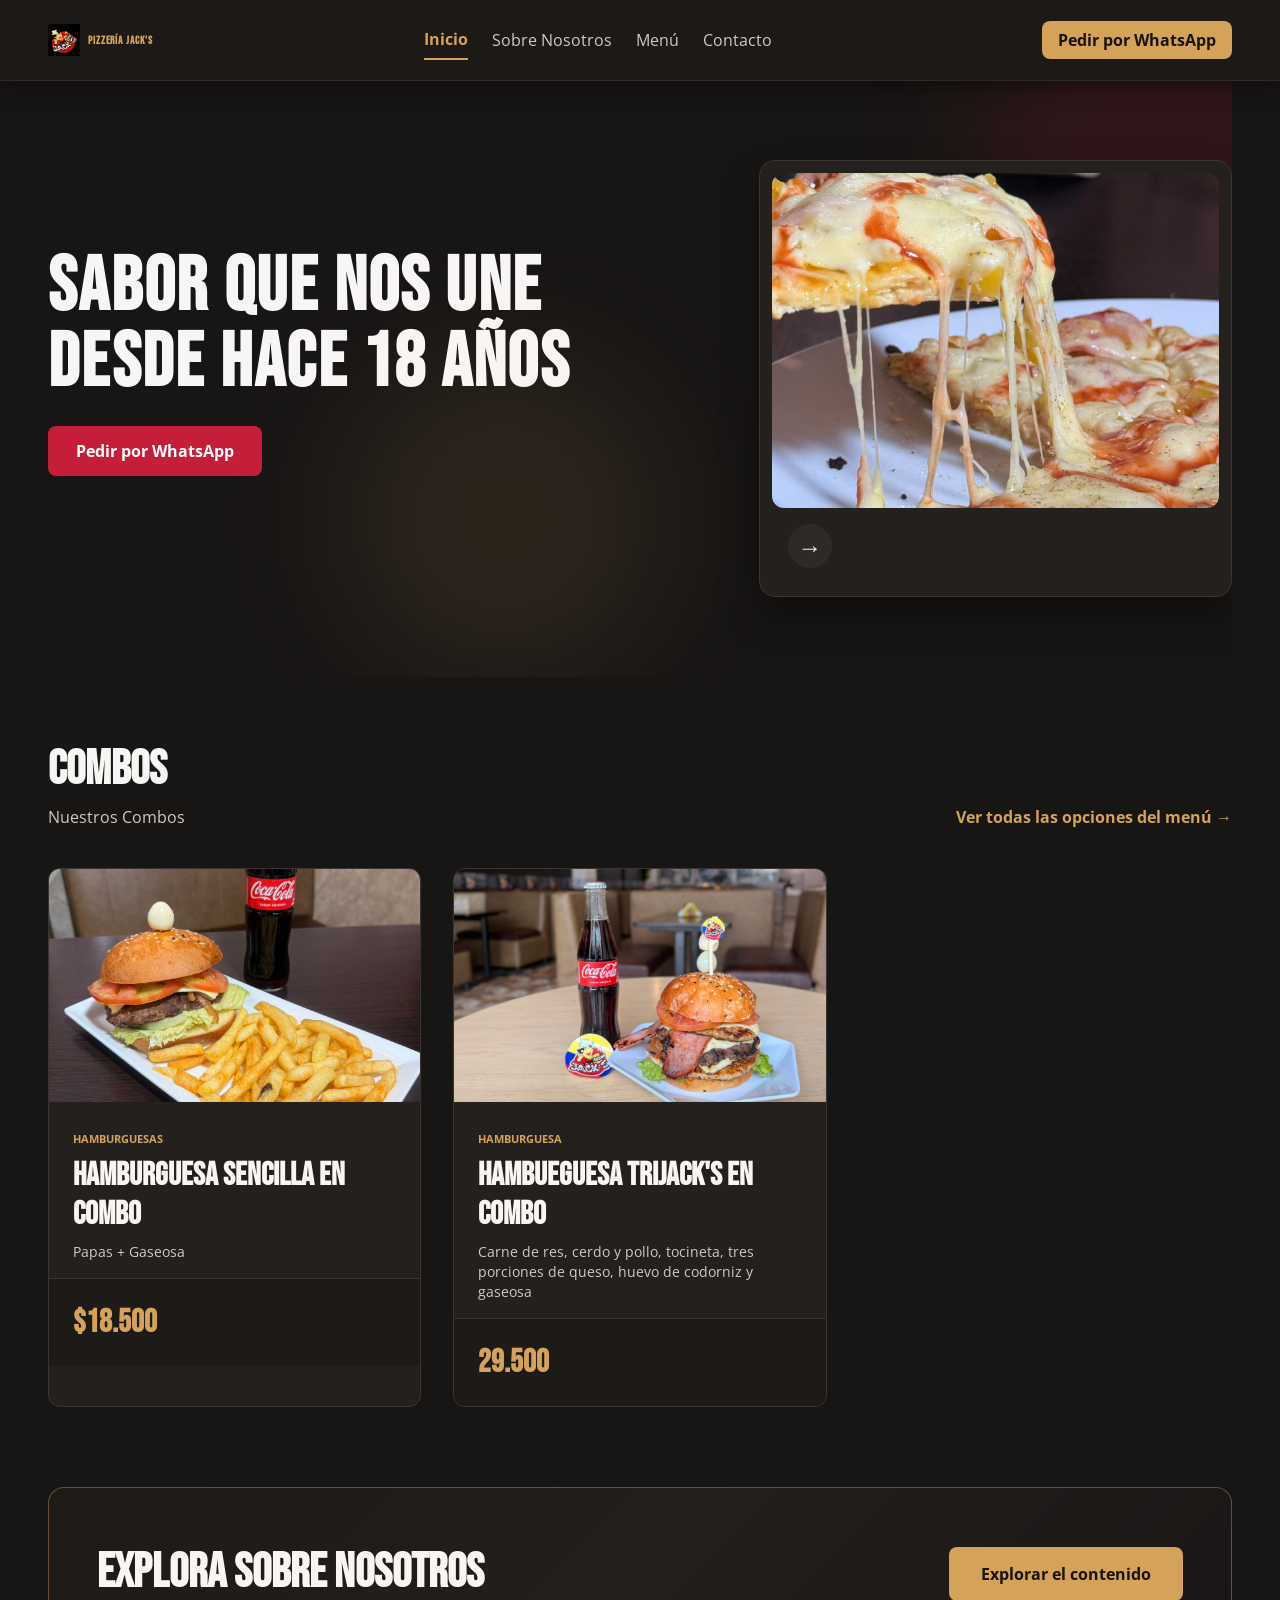
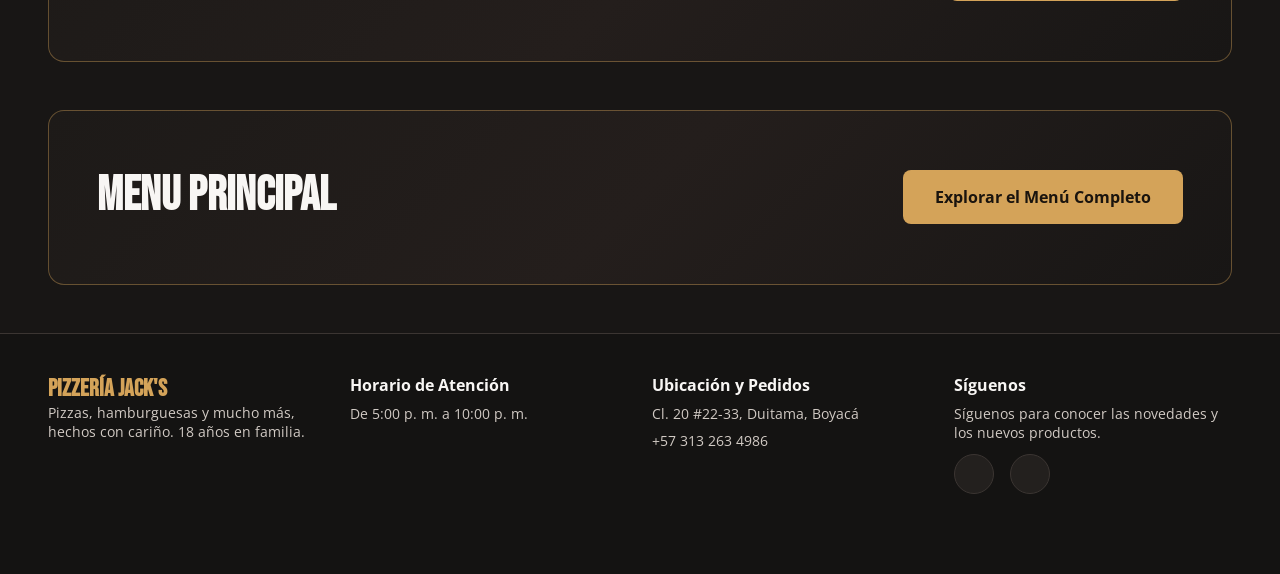
<file: index.html>
<!DOCTYPE html>
<html lang="es">
<head>
    <meta charset="utf-8">
    <meta content="width=device-width, initial-scale=1.0" name="viewport">

    <title>Pizzería JACK'S</title>

    <link href="https://fonts.googleapis.com" rel="preconnect">
    <link crossorigin="" href="https://fonts.gstatic.com" rel="preconnect">
    <link href="https://fonts.googleapis.com/css2?family=Bebas+Neue&family=Open+Sans:wght@300..800&display=swap" rel="stylesheet">

    <link rel="stylesheet" href="css/styles.css">
</head>

<body>
 
    <header class="header">
        <div class="header-contenido">

            <div class="logo-contenedor">
                <img
                    src="assets/logo/logo-jacks.jpeg"
                    alt="Pizzería JACK'S Logo"
                    class="logo"
                >

                <div class="nombre-pizzeria">
                    <span>Pizzería JACK'S</span>
                </div>
            </div>

            <!-- Botón para abrir el menú en celulares -->
            <button
                class="boton-menu-movil"
                type="button"
                aria-label="Abrir menú de navegación"
                aria-expanded="false"
                aria-controls="menu-principal"
            >
                <span></span>
                <span></span>
                <span></span>
            </button>

            <nav
                class="navegacion"
                id="menu-principal"
                aria-label="Navegación principal"
            >
                <a href="index.html" class="activo">Inicio</a>
                <a href="sobre-nosotros.html">Sobre Nosotros</a>
                <a href="menu.html">Menú</a>
                <a href="contacto.html">Contacto</a>
            </nav>

            <div class="acciones">
                <a
                    class="boton-whatsapp"
                    href="https://api.whatsapp.com/send?phone=573132634986"
                    target="_blank"
                    rel="noopener noreferrer"
                >
                    <span class="texto-boton-whatsapp">
                        Pedir por WhatsApp
                    </span>
                </a>
            </div>

        </div>
    </header>




    <main>

    <section class="hero">

        <div class="decoracion decoracion-derecha"></div>
        <div class="decoracion decoracion-izquierda"></div>

        <div class="hero-grid">

            <div class="hero-texto">

                <h1>Sabor que nos une desde hace 18 años</h1>
                <div class="botones">
                    <a
                        href="https://api.whatsapp.com/send?phone=573132634986"
                        target="_blank"
                        class="boton-pedir"
                    >
                        Pedir por WhatsApp
                    </a>
                </div>

            </div>


            <div class="pizza-destacada">

                <div class="pizza-card">

                    <div class="pizza-imagen">
                        <img src="assets/Fotos/Porción Tradicional.jpeg" alt="Pizza destacada">
                    </div>

                    <div class="pizza-info">
                                            <a
                            href="https://api.whatsapp.com/send?phone=573132634986"
                            target="_blank"
                            class="flecha"
                        >
                            →
                        </a>
                    </div>

                </div>
            </div>

        </div>
    </section>


    <!--<section class="Combos" id="combos">

        <div class="titulo-seccion">
            <div>
                <h2>Combos</h2>
                <p>Nuestros Combos</p>
            </div>

            <a href="#">Ver todas las opciones del menú →</a>
        </div>


        <div class="Combos-grid">

            <div class="combo-card">
                <div class="combo-imagen">
                    <img src="assets/Fotos/Combo Ham Sencilla.jpeg" alt="combo 1">
                    <span>[Etiqueta]</span>
                    <small>[Detalle]</small>
                </div>

                <div class="combo-contenido">
                    <span>Hamburguesas</span>
                    <h3>Hamburguesa sencilla en combo</h3>
                    <p>Papas + Gaseosa</p>

                    <div class="combo-precio">
                        <div>
                            <strong>$18.500</strong>
                        </div>

                    </div>
                </div>
            </div>


            <div class="combo-card">
                <div class="combo-imagen">
                    <img src="assets/Fotos/Combo Ham Trijack's.jpeg" alt="combo 2">
                    <span>[Etiqueta]</span>
                    <small>[Detalle]</small>
                </div>

                <div class="combo-contenido">
                    <span>Hamburguesa</span>
                    <h3>Hambueguesa Trijack's en combo</h3>
                    <p>Carne de res, cerdo y pollo, tocineta, tres porciones de queso, huevo de codorniz y gaseosa</p>

                    <div class="combo-precio">
                        <div>
                            <strong>29.500</strong>
                        </div>
                    </div>

                </div>

                <div class="combo-contenido">
                    <span>[Categoría]</span>
                    <h3>[Nombre de la combo]</h3>
                    <p>[Descripción de la combo]</p>

                    <div class="combo-precio">
                        <div>
                            <strong>[Precio]</strong>
                        </div>
                    </div>
                </div>
            </div>

        </div>
    </section>-->
    <section class="Combos" id="combos">

        <div class="titulo-seccion">
            <div>
                <h2>Combos</h2>
                <p>Nuestros Combos</p>
            </div>

            <a href="#">Ver todas las opciones del menú →</a>
        </div>


        <div class="Combos-grid">

            <div class="combo-card">
                <div class="combo-imagen">
                    <img src="assets/Fotos/Combo Ham Sencilla.jpeg" alt="combo 1">
                </div>

                <div class="combo-contenido">
                    <span>Hamburguesas</span>
                    <h3>Hamburguesa sencilla en combo</h3>
                    <p>Papas + Gaseosa</p>

                    <div class="combo-precio">
                        <div>
                            <strong>$18.500</strong>
                        </div>

                    </div>
                </div>
            </div>


            <div class="combo-card">
                <div class="combo-imagen">
                    <img src="assets/Fotos/Combo Ham Trijack's.jpeg" alt="combo 2">
                </div>

                <div class="combo-contenido">
                    <span>Hamburguesa</span>
                    <h3>Hambueguesa Trijack's en combo</h3>
                    <p>Carne de res, cerdo y pollo, tocineta, tres porciones de queso, huevo de codorniz y gaseosa</p>

                    <div class="combo-precio">
                        <div>
                            <strong>29.500</strong>
                        </div>
                    </div>

                </div>

            </div>

        </div>
    </section>

    <section class="menu-final" id="nosotros">
            <div>
                <h2>Explora sobre nosotros</h2>
            </div>

            <a href="sobre-nosotros.html">Explorar el contenido</a>
    </section>


    <section class="menu-final">

        <div>
            <h2>Menu Principal</h2>
        </div>
        <a href="menu.html">Explorar el Menú Completo</a>
    </section>

    </main>


    <footer>
        <div class="footer-grid">

            <div>
                <h3>Pizzería JACK'S</h3>
                <p>Pizzas, hamburguesas y mucho más, hechos con cariño. 18 años en familia.</p>
            </div>

            <div>
                <h4>Horario de Atención</h4>
                <p>De 5:00 p. m. a 10:00 p. m.</p>
            </div>

            <div>
                <h4>Ubicación y Pedidos</h4>
                <p>Cl. 20 #22-33, Duitama, Boyacá</p>
                <p>+57 313 263 4986</p>
            </div>

            <div>
                <h4>Síguenos</h4>
                <p>Síguenos para conocer las novedades y los nuevos productos.</p>

                <div class="redes">
                    <a href="#"></a>
                    <a href="#"></a>
                </div>
            </div>

        </div>
    </footer>

    <script src="js/main.js"></script>
    <script src="js/menu-movil.js"></script>

</body>
</html>
</file>
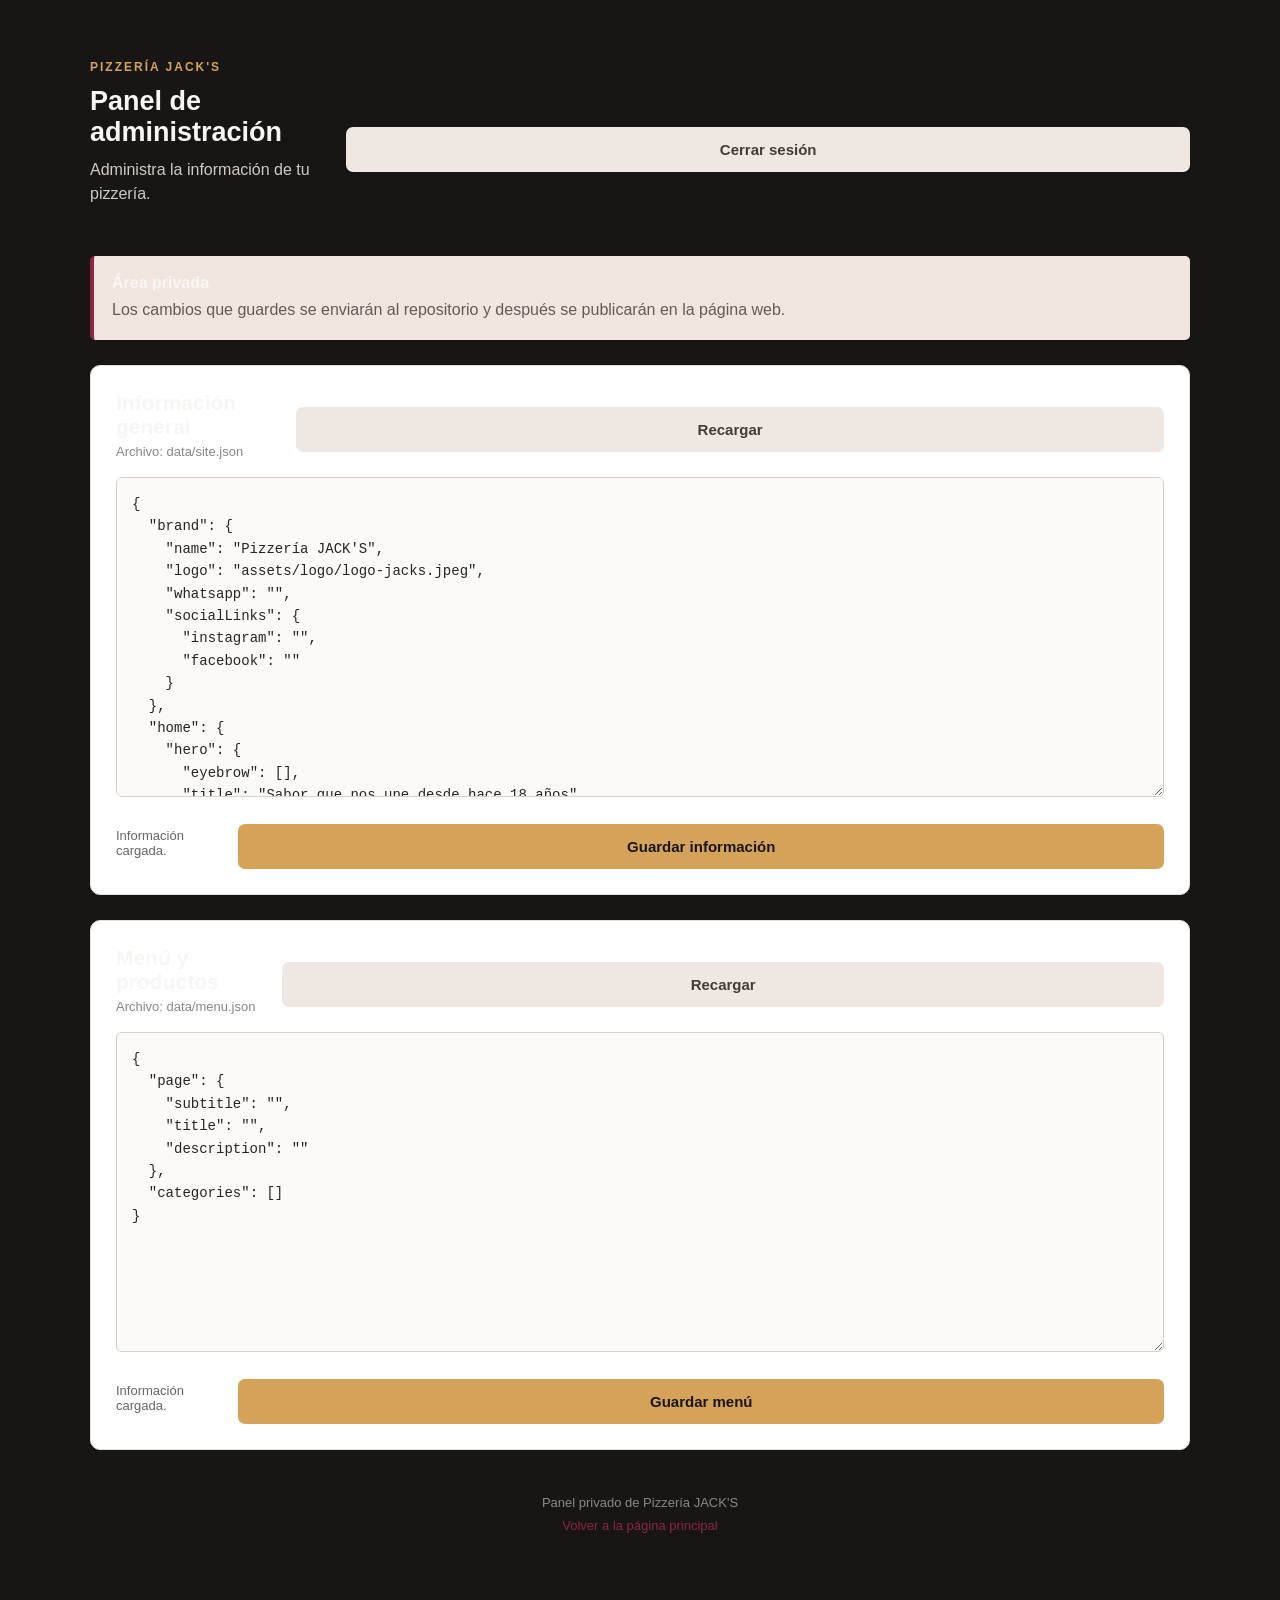
<file: Admin/index.html>
<!DOCTYPE html>
<html lang="es">
<head>
    <meta charset="UTF-8">
    <meta name="viewport" content="width=device-width, initial-scale=1.0">
    <title>Administración | Pizzería JACK'S</title>
    <link rel="stylesheet" href="admin.css">
    <script src="admin.js" defer></script>
</head>
<body>

    <main class="contenedor">

        <header class="encabezado">
            <div>
                <p class="etiqueta">PIZZERÍA JACK'S</p>
                <h1>Panel de administración</h1>
                <p class="descripcion">
                    Administra la información de tu pizzería.
                </p>
            </div>

            <button
                type="button"
                id="cerrarSesion"
                class="boton-secundario"
            >
                Cerrar sesión
            </button>
        </header>

        <section class="aviso">
            <strong>Área privada</strong>
            <p>
                Los cambios que guardes se enviarán al repositorio
                y después se publicarán en la página web.
            </p>
        </section>

        <section class="tarjeta">
            <div class="titulo-tarjeta">
                <div>
                    <h2>Información general</h2>
                    <p>Archivo: data/site.json</p>
                </div>
                <button type="button" id="recargarSite" class="boton-secundario">
                    Recargar
                </button>
            </div>

            <textarea
                id="editorSite"
                spellcheck="false"
                aria-label="Información general en formato JSON"
                placeholder="Cargando información..."
            ></textarea>

            <div class="acciones">
                <span id="estadoSite" role="status"></span>
                <button type="button" id="guardarSite">
                    Guardar información
                </button>
            </div>
        </section>

        <section class="tarjeta">
            <div class="titulo-tarjeta">
                <div>
                    <h2>Menú y productos</h2>
                    <p>Archivo: data/menu.json</p>
                </div>
                <button type="button" id="recargarMenu" class="boton-secundario">
                    Recargar
                </button>
            </div>

            <textarea
                id="editorMenu"
                spellcheck="false"
                aria-label="Menú en formato JSON"
                placeholder="Cargando menú..."
            ></textarea>

            <div class="acciones">
                <span id="estadoMenu" role="status"></span>
                <button type="button" id="guardarMenu">
                    Guardar menú
                </button>
            </div>
        </section>

        <footer>
            <p>Panel privado de Pizzería JACK'S</p>
            <a href="/">Volver a la página principal</a>
        </footer>

    </main>

</body>
</html>
</file>
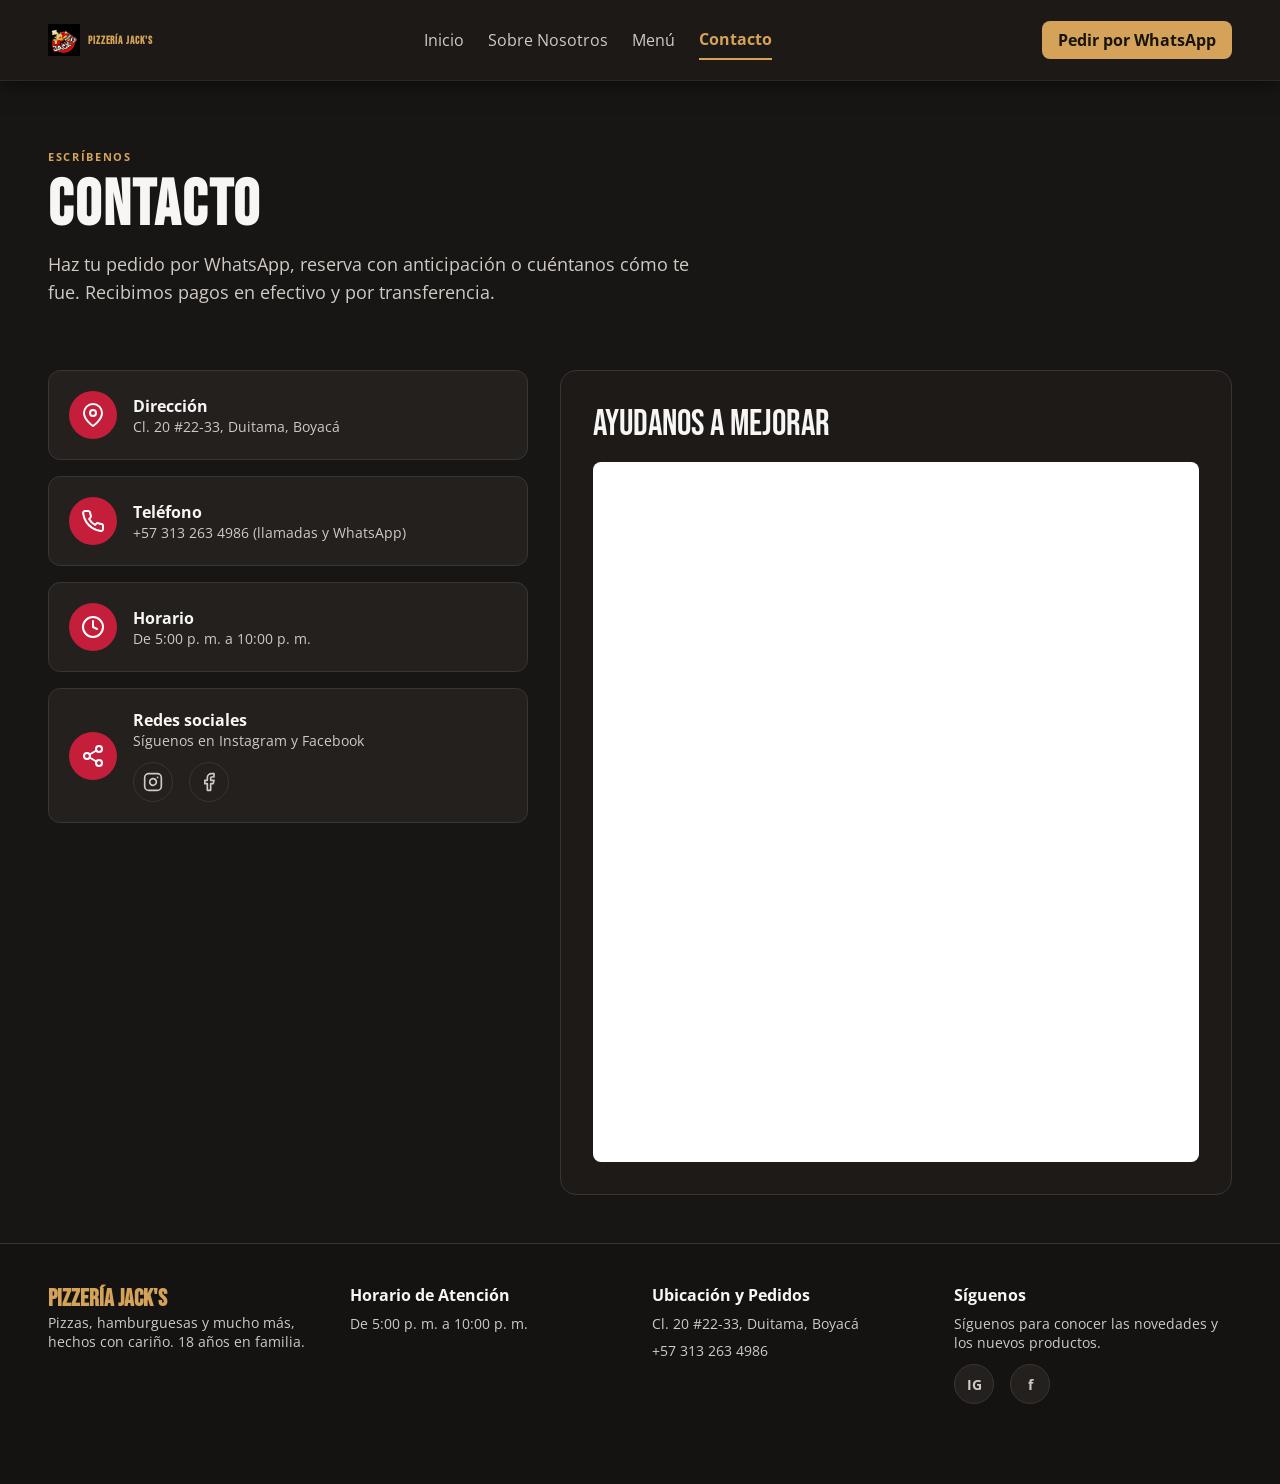
<file: contacto.html>
<!DOCTYPE html>
<html lang="es">

<head>
    <meta charset="utf-8">
    <meta name="viewport" content="width=device-width, initial-scale=1.0">

    <title>Contacto | Pizzería JACK'S</title>

    <link rel="preconnect" href="https://fonts.googleapis.com">
    <link rel="preconnect" href="https://fonts.gstatic.com" crossorigin>
    <link
        href="https://fonts.googleapis.com/css2?family=Bebas+Neue&family=Open+Sans:wght@300..800&display=swap"
        rel="stylesheet"
    >

    <link rel="stylesheet" href="css/styles.css">
</head>

<body>

    <!-- Encabezado y navegación -->
    <header class="header">
        <div class="header-contenido">

            <div class="logo-contenedor">
                <img
                    src="assets/logo/logo-jacks.jpeg"
                    alt="Pizzería JACK'S Logo"
                    class="logo"
                >

                <div class="nombre-pizzeria">
                    <span>Pizzería JACK'S</span>
                </div>
            </div>

            <button
                class="boton-menu-movil"
                type="button"
                aria-label="Abrir menú de navegación"
                aria-expanded="false"
                aria-controls="menu-principal"
            >
                <span></span>
                <span></span>
                <span></span>
            </button>

            <nav
                class="navegacion"
                id="menu-principal"
                aria-label="Navegación principal"
            >
                <a href="index.html">Inicio</a>
                <a href="sobre-nosotros.html">Sobre Nosotros</a>
                <a href="menu.html">Menú</a>
                <a href="contacto.html" class="activo">Contacto</a>
            </nav>

            <div class="acciones">
                <a
                    class="boton-whatsapp"
                    href="https://api.whatsapp.com/send?phone=573132634986&amp;text=Hola%2C%20quiero%20hacer%20un%20pedido"
                    target="_blank"
                    rel="noopener noreferrer"
                >
                    <span class="texto-boton-whatsapp">
                        Pedir por WhatsApp
                    </span>
                </a>
            </div>

        </div>
    </header>


    <main>

        <!-- Presentación de la página -->
        <section class="page-hero">
            <span class="mini-titulo">Escríbenos</span>
            <h1>Contacto</h1>
            <p>Haz tu pedido por WhatsApp, reserva con anticipación o cuéntanos cómo te fue. Recibimos pagos en efectivo y por transferencia.</p>
        </section>

        <!-- Información de contacto y formulario -->
        <section class="contacto-grid">

            <div class="contacto-info">

                <div class="info-card">
                    <span><svg width="24" height="24" viewBox="0 0 24 24" fill="none" stroke="#fff" stroke-width="2" stroke-linecap="round" stroke-linejoin="round" aria-hidden="true"><path d="M21 10c0 7-9 13-9 13s-9-6-9-13a9 9 0 0 1 18 0z"/><circle cx="12" cy="10" r="3"/></svg></span>
                    <div>
                        <strong>Dirección</strong>
                        <p>Cl. 20 #22-33, Duitama, Boyacá</p>
                    </div>
                </div>

                <div class="info-card">
                    <span><svg width="24" height="24" viewBox="0 0 24 24" fill="none" stroke="#fff" stroke-width="2" stroke-linecap="round" stroke-linejoin="round" aria-hidden="true"><path d="M22 16.92v3a2 2 0 0 1-2.18 2 19.79 19.79 0 0 1-8.63-3.07 19.5 19.5 0 0 1-6-6 19.79 19.79 0 0 1-3.07-8.67A2 2 0 0 1 4.11 2h3a2 2 0 0 1 2 1.72 12.84 12.84 0 0 0 .7 2.81 2 2 0 0 1-.45 2.11L8.09 9.91a16 16 0 0 0 6 6l1.27-1.27a2 2 0 0 1 2.11-.45 12.84 12.84 0 0 0 2.81.7A2 2 0 0 1 22 16.92z"/></svg></span>
                    <div>
                        <strong>Teléfono</strong>
                        <p>+57 313 263 4986 (llamadas y WhatsApp)</p>
                    </div>
                </div>

                <div class="info-card">
                    <span><svg width="24" height="24" viewBox="0 0 24 24" fill="none" stroke="#fff" stroke-width="2" stroke-linecap="round" stroke-linejoin="round" aria-hidden="true"><circle cx="12" cy="12" r="10"/><polyline points="12 6 12 12 16 14"/></svg></span>
                    <div>
                        <strong>Horario</strong>
                        <p>De 5:00 p. m. a 10:00 p. m.</p>
                    </div>
                </div>

                <div class="info-card">
                    <span><svg width="24" height="24" viewBox="0 0 24 24" fill="none" stroke="#fff" stroke-width="2" stroke-linecap="round" stroke-linejoin="round" aria-hidden="true"><circle cx="18" cy="5" r="3"/><circle cx="6" cy="12" r="3"/><circle cx="18" cy="19" r="3"/><line x1="8.59" y1="13.51" x2="15.42" y2="17.49"/><line x1="15.41" y1="6.51" x2="8.59" y2="10.49"/></svg></span>
                    <div>
                        <strong>Redes sociales</strong>
                        <p>Síguenos en Instagram y Facebook</p>
                        <div class="redes">
                            <a href="https://www.instagram.com/jacks_pizzeria8072/" target="_blank" rel="noopener noreferrer" aria-label="Instagram de Pizzería JACK'S"><svg width="20" height="20" viewBox="0 0 24 24" fill="none" stroke="currentColor" stroke-width="2" stroke-linecap="round" stroke-linejoin="round" aria-hidden="true"><rect x="2" y="2" width="20" height="20" rx="5" ry="5"/><path d="M16 11.37A4 4 0 1 1 12.63 8 4 4 0 0 1 16 11.37z"/><line x1="17.5" y1="6.5" x2="17.51" y2="6.5"/></svg></a>
                            <a href="https://www.facebook.com/p/jacks_pizzeria8072-100032359076604/" target="_blank" rel="noopener noreferrer" aria-label="Facebook de Pizzería JACK'S"><svg width="20" height="20" viewBox="0 0 24 24" fill="none" stroke="currentColor" stroke-width="2" stroke-linecap="round" stroke-linejoin="round" aria-hidden="true"><path d="M18 2h-3a5 5 0 0 0-5 5v3H7v4h3v8h4v-8h3l1-4h-4V7a1 1 0 0 1 1-1h3z"/></svg></a>
                        </div>
                    </div>
                </div>

            </div>

            <!-- Formulario de Google Forms -->
            <div class="contacto-form contacto-embed">
                <h2>Ayudanos a mejorar</h2>

                <!-- Pega aquí el iframe que te da Google Forms -->
                <iframe
                    src="https://docs.google.com/forms/d/e/1FAIpQLSfayFFXcYBa0kZIS9DzyJvkFtSTe6ckCceMdn5ZV1LScYTxSQ/viewform?embedded=true"
    width="100%"
                    width="100%"
                    height="700"
                    frameborder="0"
                >
                    Cargando…
                </iframe>
            </div>

        </section>

        <!-- Mapa de ubicación (pendiente de incorporar) -->
        <!--
        <section class="mapa">
            Aquí va el iframe de Google Maps del cliente
            <p>[Mapa de ubicación]</p>
        </section>
        -->

    </main>

    <!-- Pie de página -->
    <footer>
        <div class="footer-grid">

            <div>
                <h3>Pizzería JACK'S</h3>
                <p>Pizzas, hamburguesas y mucho más, hechos con cariño. 18 años en familia.</p>
            </div>

            <div>
                <h4>Horario de Atención</h4>
                <p>De 5:00 p. m. a 10:00 p. m.</p>
            </div>

            <div>
                <h4>Ubicación y Pedidos</h4>
                <p>Cl. 20 #22-33, Duitama, Boyacá</p>
                <p>+57 313 263 4986</p>
            </div>

            <div>
                <h4>Síguenos</h4>
                <p>Síguenos para conocer las novedades y los nuevos productos.</p>

                <div class="redes">
                    <a href="https://www.instagram.com/jacks_pizzeria8072/" target="_blank" rel="noopener noreferrer" aria-label="Instagram de Pizzería JACK'S">IG</a>
                    <a href="https://www.facebook.com/p/jacks_pizzeria8072-100032359076604/" target="_blank" rel="noopener noreferrer" aria-label="Facebook de Pizzería JACK'S">f</a>
                </div>
            </div>

        </div>
    </footer>

    <script src="js/menu-movil.js"></script>

</body>
</html>
</file>
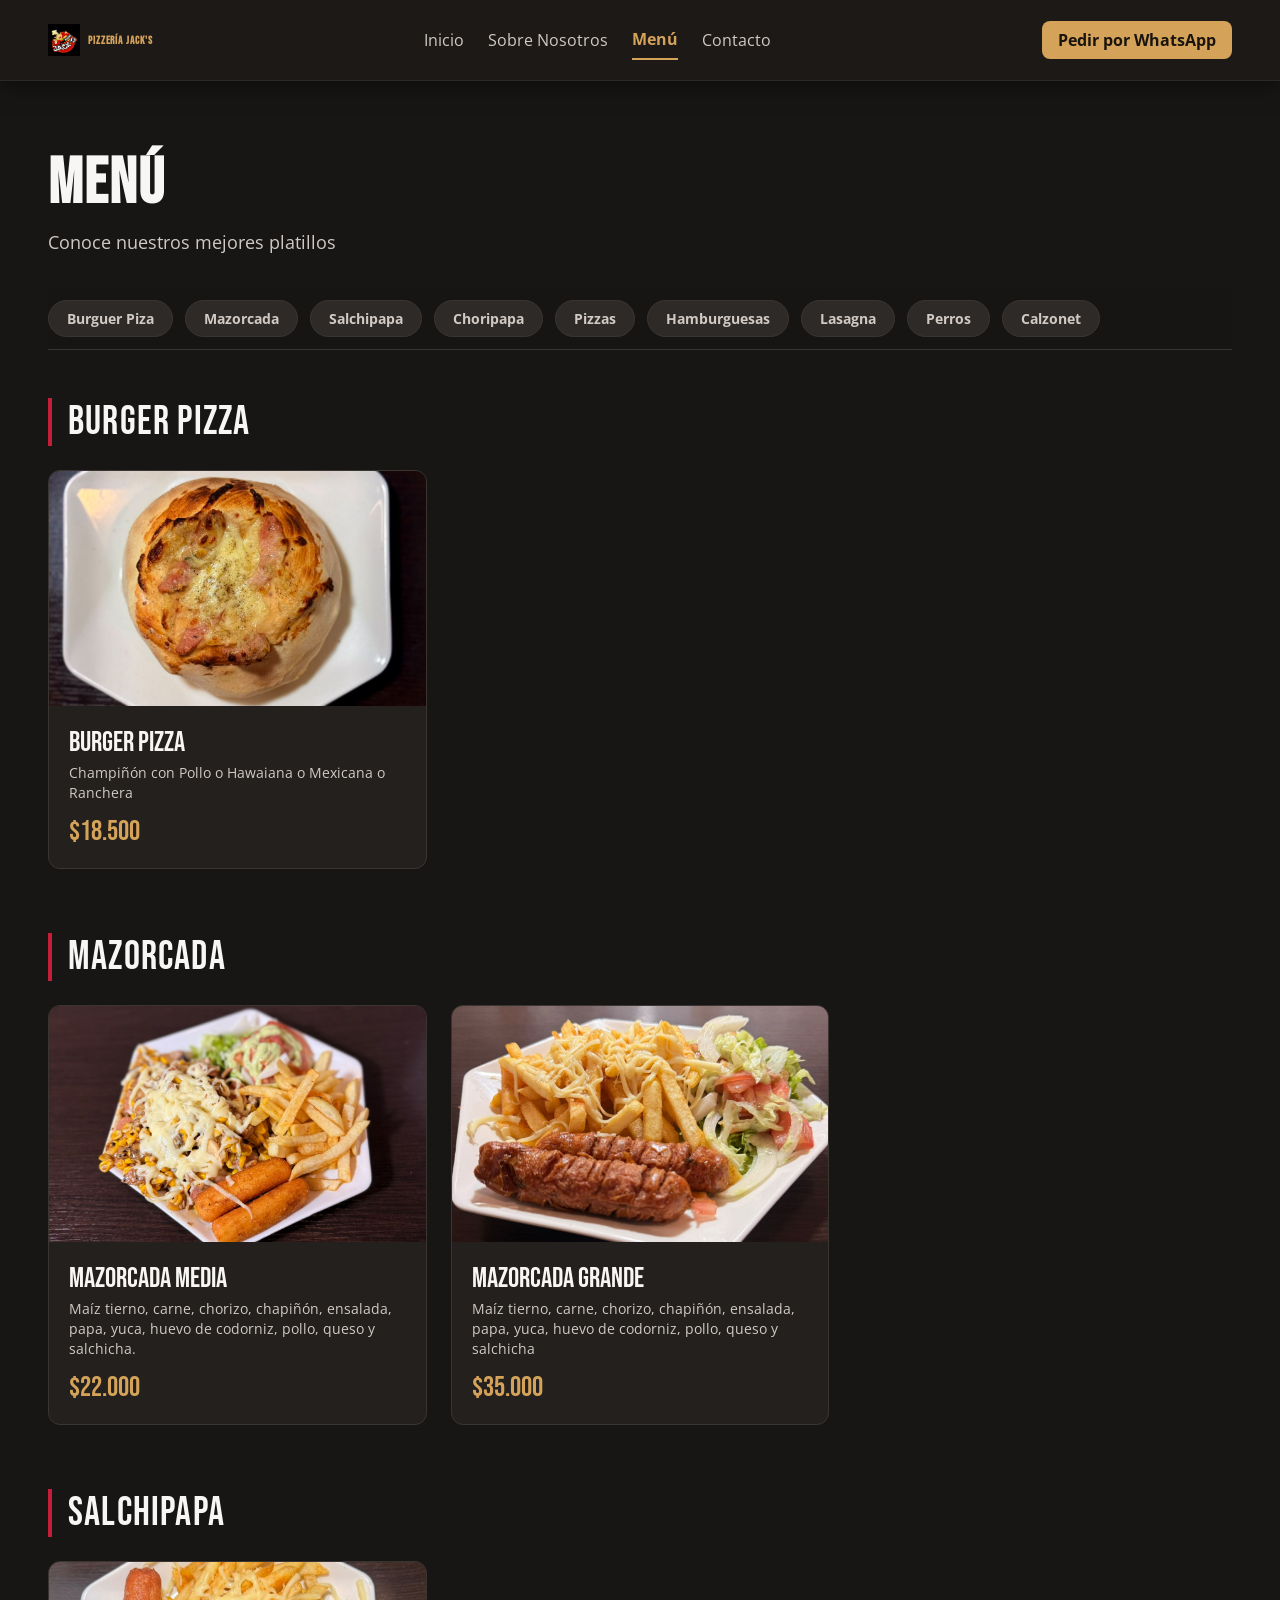
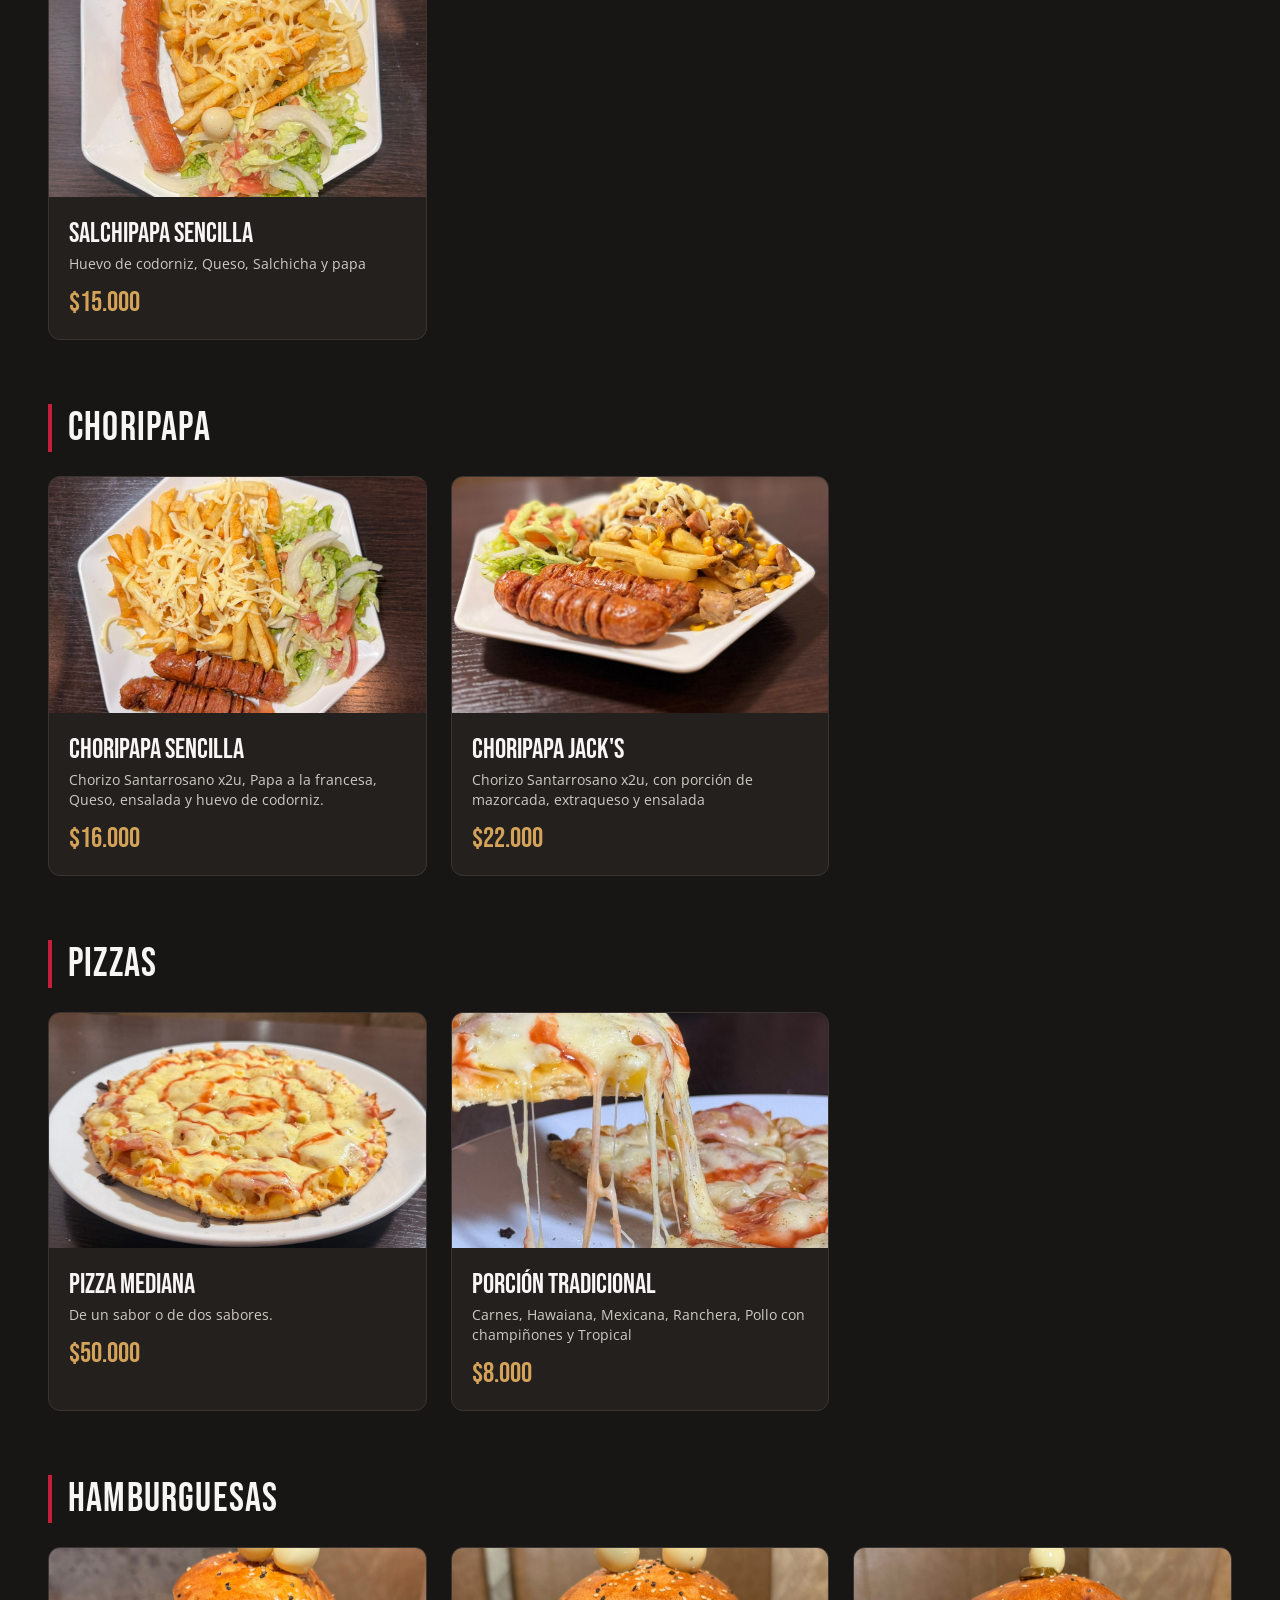
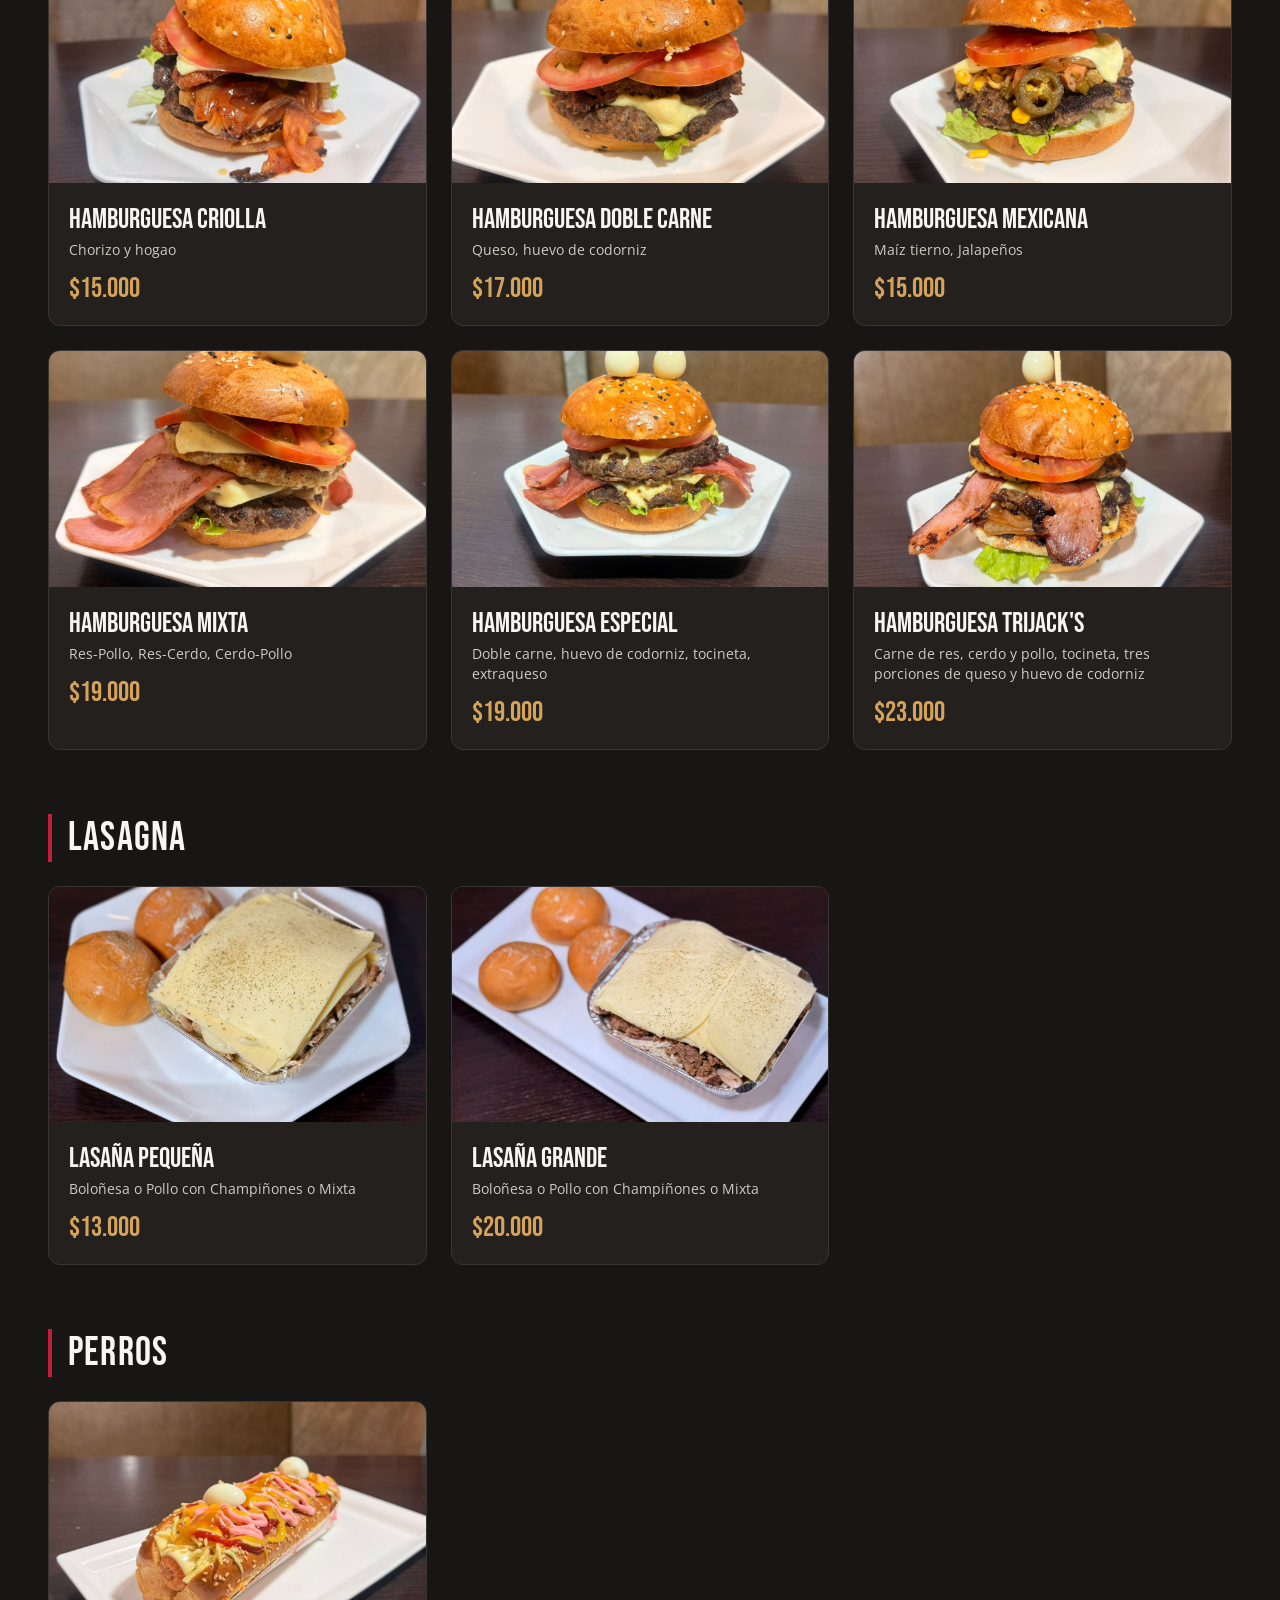
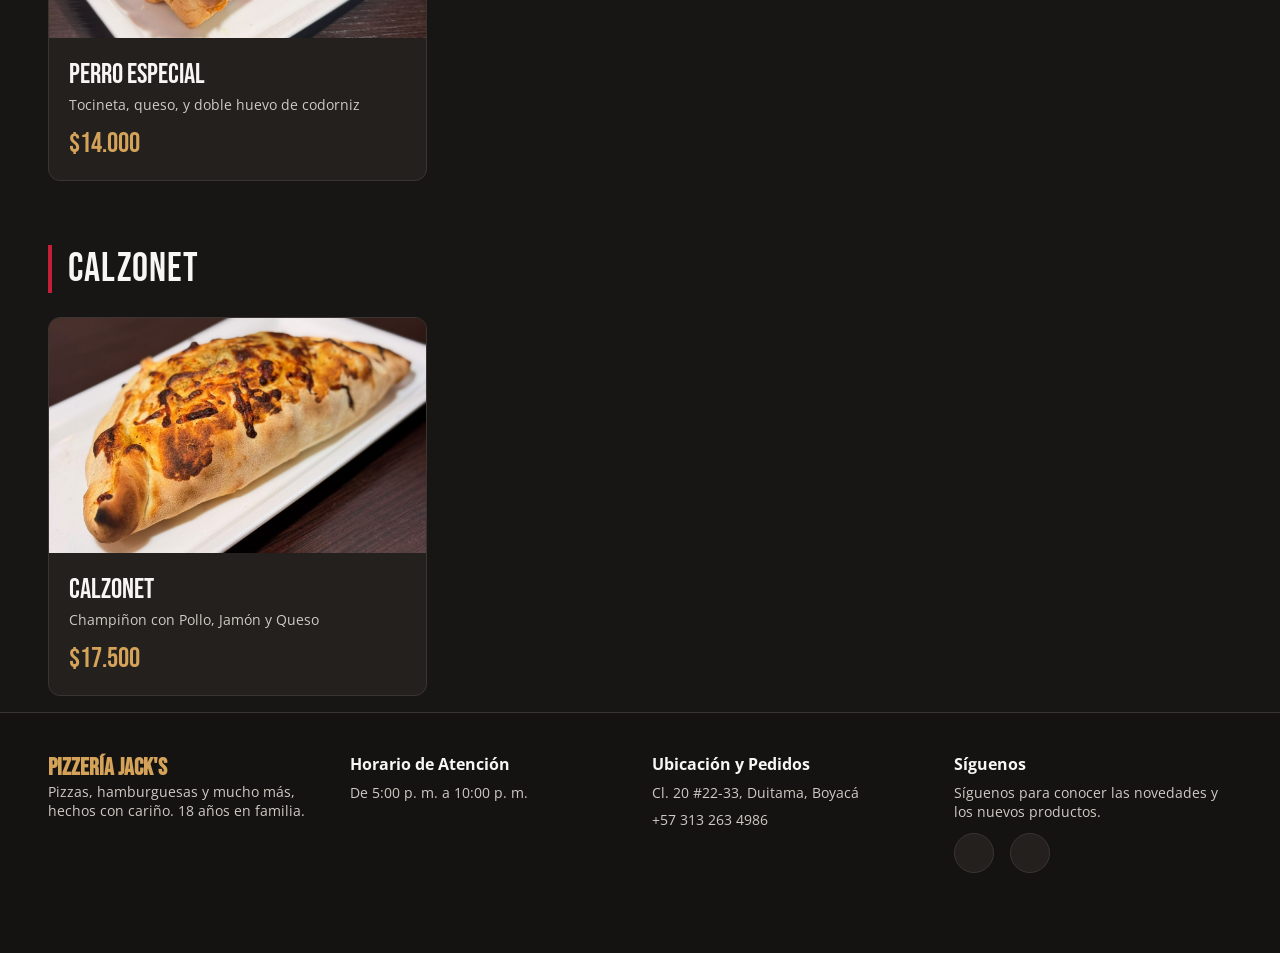
<file: menu.html>
<!DOCTYPE html>
<html lang="es">

<head>
    <meta charset="utf-8">
    <meta name="viewport" content="width=device-width, initial-scale=1.0">

    <title>Menú | Pizzería JACK'S</title>

    <link rel="preconnect" href="https://fonts.googleapis.com">
    <link rel="preconnect" href="https://fonts.gstatic.com" crossorigin>
    <link
        href="https://fonts.googleapis.com/css2?family=Bebas+Neue&family=Open+Sans:wght@300..800&display=swap"
        rel="stylesheet"
    >

    <link rel="stylesheet" href="css/styles.css">
</head>

<body>

    <!-- Encabezado y navegación -->
    <header class="header">
        <div class="header-contenido">

            <div class="logo-contenedor">
                <img
                    src="assets/logo/logo-jacks.jpeg"
                    alt="Pizzería JACK'S Logo"
                    class="logo"
                >

                <div class="nombre-pizzeria">
                    <span>Pizzería JACK'S</span>
                </div>
            </div>

            <button
                class="boton-menu-movil"
                type="button"
                aria-label="Abrir menú de navegación"
                aria-expanded="false"
                aria-controls="menu-principal"
            >
                <span></span>
                <span></span>
                <span></span>
            </button>

            <nav
                class="navegacion"
                id="menu-principal"
                aria-label="Navegación principal"
            >
                <a href="index.html">Inicio</a>
                <a href="sobre-nosotros.html">Sobre Nosotros</a>
                <a href="menu.html" class="activo">Menú</a>
                <a href="contacto.html">Contacto</a>
            </nav>

            <div class="acciones">
                <a
                    class="boton-whatsapp"
                    href="https://api.whatsapp.com/send?phone=573000000000"
                    target="_blank"
                    rel="noopener noreferrer"
                >
                    <span class="texto-boton-whatsapp">
                        Pedir por WhatsApp
                    </span>
                </a>
            </div>

        </div>
    </header>


    <main>

        <!-- Presentación del menú -->
        <section class="page-hero">
            <h1>Menú</h1>
            <p>Conoce nuestros mejores platillos</p>
        </section>

        <!-- Navegación por categorías -->
        <nav class="menu-categorias">
            <a href="#categoria-1">Burguer Piza</a>
            <a href="#categoria-2">Mazorcada</a>
            <a href="#categoria-3">Salchipapa</a>
            <a href="#categoria-4">Choripapa</a>     
            <a href="#categoria-5">Pizzas</a>     
            <a href="#categoria-6">Hamburguesas</a>
            <a href="#categoria-7">Lasagna</a>
            <a href="#categoria-8">Perros</a>
            <a href="#categoria-9">Calzonet</a>          
        
        </nav>

        <!-- Categoría 1 -->
        <section class="categoria" id="categoria-1">
            <h2 class="categoria-titulo">Burger Pizza</h2>

            <div class="productos-grid">

                <div class="producto-card">
                    <div class="producto-imagen">
                        <img src="assets/Fotos/Producto 1_Cat1.jpeg" alt="Producto 1">
                    </div>

                    <div class="producto-contenido">
                        <h3>Burger Pizza</h3>
                        <p>Champiñón con Pollo o Hawaiana o Mexicana o Ranchera</p>
                        <span class="producto-precio">$18.500</span>
                    </div>
                </div>

            </div>
        </section>

        <!-- Categoría 2 -->
        <section class="categoria" id="categoria-2">
            <h2 class="categoria-titulo">Mazorcada</h2>

            <div class="productos-grid">

                <div class="producto-card">
                    <div class="producto-imagen">
                        <img src="assets/Fotos/Mazorcada Media.jpeg" alt="Producto 1">
                    </div>

                    <div class="producto-contenido">
                        <h3>Mazorcada Media</h3>
                        <p>Maíz tierno, carne, chorizo, chapiñón, ensalada, papa, yuca,
                            huevo de codorniz, pollo, queso y salchicha.
                        </p>
                        <span class="producto-precio">$22.000</span>
                    </div>
                </div>

                <div class="producto-card">
                    <div class="producto-imagen">
                        <img src="assets/Fotos/Mazorcada Grande.jpeg" alt="Producto 2">
                    </div>

                    <div class="producto-contenido">
                        <h3>Mazorcada Grande</h3>
                        <p>Maíz tierno, carne, chorizo, chapiñón, ensalada, papa, yuca,
                            huevo de codorniz, pollo, queso y salchicha
                        </p>
                        <span class="producto-precio">$35.000</span>
                    </div>
                </div>

            </div>
        </section>

        <!-- Categoría 3 -->
        <section class="categoria" id="categoria-3">
            <h2 class="categoria-titulo">Salchipapa</h2>

            <div class="productos-grid">

                <div class="producto-card">
                    <div class="producto-imagen">
                        <img src="assets/Fotos/Salchipapa sencilla.jpeg" alt="Producto 1">
                    </div>

                    <div class="producto-contenido">
                        <h3>Salchipapa sencilla</h3>
                        <p>Huevo de codorniz, Queso, Salchicha y papa</p>
                        <span class="producto-precio">$15.000</span>
                    </div>
                </div>

            </div>
        </section>

        <!-- Categoría 4 -->
        <section class="categoria" id="categoria-4">
            <h2 class="categoria-titulo">Choripapa</h2>

            <div class="productos-grid">

                <div class="producto-card">
                    <div class="producto-imagen">
                        <img src="assets/Fotos/Choripapa sencilla.jpeg" alt="Producto 1">
                    </div>

                    <div class="producto-contenido">
                        <h3>Choripapa Sencilla</h3>
                        <p>Chorizo Santarrosano x2u, Papa a la francesa, Queso, ensalada y huevo de codorniz.</p>
                        <span class="producto-precio">$16.000</span>
                    </div>
                </div>

                <div class="producto-card">
                    <div class="producto-imagen">
                        <img src="assets/Fotos/Choripapa JACK'S.jpeg" alt="Producto 2">
                    </div>

                    <div class="producto-contenido">
                        <h3>Choripapa JACK'S</h3>
                        <p>Chorizo Santarrosano x2u, con porción de mazorcada, extraqueso y ensalada</p>
                        <span class="producto-precio">$22.000</span>
                    </div>
                </div>

            </div>
        </section>

        <!-- Categoría 5 -->
        <section class="categoria" id="categoria-5">
            <h2 class="categoria-titulo">Pizzas</h2>

            <div class="productos-grid">

                <div class="producto-card">
                    <div class="producto-imagen">
                        <img src="assets/Fotos/Pizza Mediana.jpeg" alt="Producto 1">
                    </div>

                    <div class="producto-contenido">
                        <h3>Pizza Mediana</h3>
                        <p>De un sabor o de dos sabores.</p>
                        <span class="producto-precio">$50.000</span>
                    </div>
                </div>

                <div class="producto-card">
                    <div class="producto-imagen">
                        <img src="assets/Fotos/Porción Tradicional.jpeg" alt="Producto 2">
                    </div>

                    <div class="producto-contenido">
                        <h3>Porción Tradicional</h3>
                        <p>Carnes, Hawaiana, Mexicana, Ranchera, Pollo con champiñones y Tropical</p>
                        <span class="producto-precio">$8.000</span>
                    </div>
                </div>

            </div>
        </section>

        <!-- Categoría 6 -->
        <section class="categoria" id="categoria-6">
            <h2 class="categoria-titulo">Hamburguesas</h2>

            <div class="productos-grid">

                <div class="producto-card">
                    <div class="producto-imagen">
                        <img src="assets/Fotos/Hamburguesa Criolla.jpeg" alt="Producto 1">
                    </div>

                    <div class="producto-contenido">
                        <h3>Hamburguesa Criolla</h3>
                        <p>Chorizo y hogao</p>
                        <span class="producto-precio">$15.000</span>
                    </div>
                </div>

                <div class="producto-card">
                    <div class="producto-imagen">
                        <img src="assets/Fotos/Hamburguesa Doble Carne.jpeg" alt="Producto 2">
                    </div>

                    <div class="producto-contenido">
                        <h3>Hamburguesa Doble Carne</h3>
                        <p>Queso, huevo de codorniz</p>
                        <span class="producto-precio">$17.000</span>
                    </div>
                </div>

                <div class="producto-card">
                    <div class="producto-imagen">
                        <img src="assets/Fotos/Hamburguesa Mexicana.jpeg" alt="Producto 3">
                    </div>

                    <div class="producto-contenido">
                        <h3>Hamburguesa Mexicana</h3>
                        <p>Maíz tierno, Jalapeños</p>
                        <span class="producto-precio">$15.000</span>
                    </div>
                </div>

                <div class="producto-card">
                    <div class="producto-imagen">
                        <img src="assets/Fotos/Hamburguesa Mixta.jpeg" alt="Producto 4">
                    </div>

                    <div class="producto-contenido">
                        <h3>Hamburguesa Mixta</h3>
                        <p>Res-Pollo, Res-Cerdo, Cerdo-Pollo</p>
                        <span class="producto-precio">$19.000</span>
                    </div>
                </div>

                <div class="producto-card">
                    <div class="producto-imagen">
                        <img src="assets/Fotos/Hamburguesa Especial.jpeg" alt="Producto 5">
                    </div>

                    <div class="producto-contenido">
                        <h3>Hamburguesa Especial</h3>
                        <p>Doble carne, huevo de codorniz, tocineta, extraqueso</p>
                        <span class="producto-precio">$19.000</span>
                    </div>
                </div>

                <div class="producto-card">
                    <div class="producto-imagen">
                        <img src="assets/Fotos/Hamburguesa Trijack's.jpeg" alt="Producto 6">
                    </div>

                    <div class="producto-contenido">
                        <h3>Hamburguesa Trijack's</h3>
                        <p>Carne de res, cerdo y pollo, tocineta, tres porciones de queso y huevo de codorniz</p>
                        <span class="producto-precio">$23.000</span>
                    </div>
                </div>

            </div>
        </section>

        <!-- Categoría 7 -->
        <section class="categoria" id="categoria-7">
            <h2 class="categoria-titulo">Lasagna</h2>

            <div class="productos-grid">

                <div class="producto-card">
                    <div class="producto-imagen">
                        <img src="assets/Fotos/Lasaña Pequeña.jpeg" alt="Producto 1">
                    </div>

                    <div class="producto-contenido">
                        <h3>Lasaña Pequeña</h3>
                        <p>Boloñesa o Pollo con Champiñones o Mixta</p>
                        <span class="producto-precio">$13.000</span>
                    </div>
                </div>

                <div class="producto-card">
                    <div class="producto-imagen">
                        <img src="assets/Fotos/Lasaña Grande.jpeg" alt="Producto 2">
                    </div>

                    <div class="producto-contenido">
                        <h3>Lasaña Grande</h3>
                        <p>Boloñesa o Pollo con Champiñones o Mixta</p>
                        <span class="producto-precio">$20.000</span>
                    </div>
                </div>

            </div>
        </section>

        <!-- Categoría 8 -->
        <section class="categoria" id="categoria-8">
            <h2 class="categoria-titulo">Perros</h2>

            <div class="productos-grid">

                <div class="producto-card">
                    <div class="producto-imagen">
                        <img src="assets/Fotos/Perro Especial.jpeg" alt="Producto 1">
                    </div>

                    <div class="producto-contenido">
                        <h3>Perro Especial</h3>
                        <p>Tocineta, queso, y doble huevo de codorniz</p>
                        <span class="producto-precio">$14.000</span>
                    </div>
                </div>

            </div>

        </section>

        <!-- Categoría 9 -->
        <section class="categoria" id="categoria-9">
            <h2 class="categoria-titulo">Calzonet</h2>

            <div class="productos-grid">

                <div class="producto-card">
                    <div class="producto-imagen">
                        <img src="assets/Fotos/Calzonet.jpeg" alt="Producto 1">
                    </div>

                    <div class="producto-contenido">
                        <h3>Calzonet</h3>
                        <p>Champiñon con Pollo, Jamón y Queso</p>
                        <span class="producto-precio">$17.500</span>
                    </div>
                </div>

            </div>

        </section>

    </main>

    <!-- Pie de página -->
    <footer>
        <div class="footer-grid">

            <div>
                <h3>Pizzería JACK'S</h3>
                <p>Pizzas, hamburguesas y mucho más, hechos con cariño. 18 años en familia.</p>
            </div>

            <div>
                <h4>Horario de Atención</h4>
                <p>De 5:00 p. m. a 10:00 p. m.</p>
            </div>

            <div>
                <h4>Ubicación y Pedidos</h4>
                <p>Cl. 20 #22-33, Duitama, Boyacá</p>
                <p>+57 313 263 4986</p>
            </div>

            <div>
                <h4>Síguenos</h4>
                <p>Síguenos para conocer las novedades y los nuevos productos.</p>

                <div class="redes">
                    <a href="#"></a>
                    <a href="#"></a>
                </div>
            </div>

        </div>
    </footer>

    <script src="js/menu-movil.js"></script>

</body>
</html>
</file>
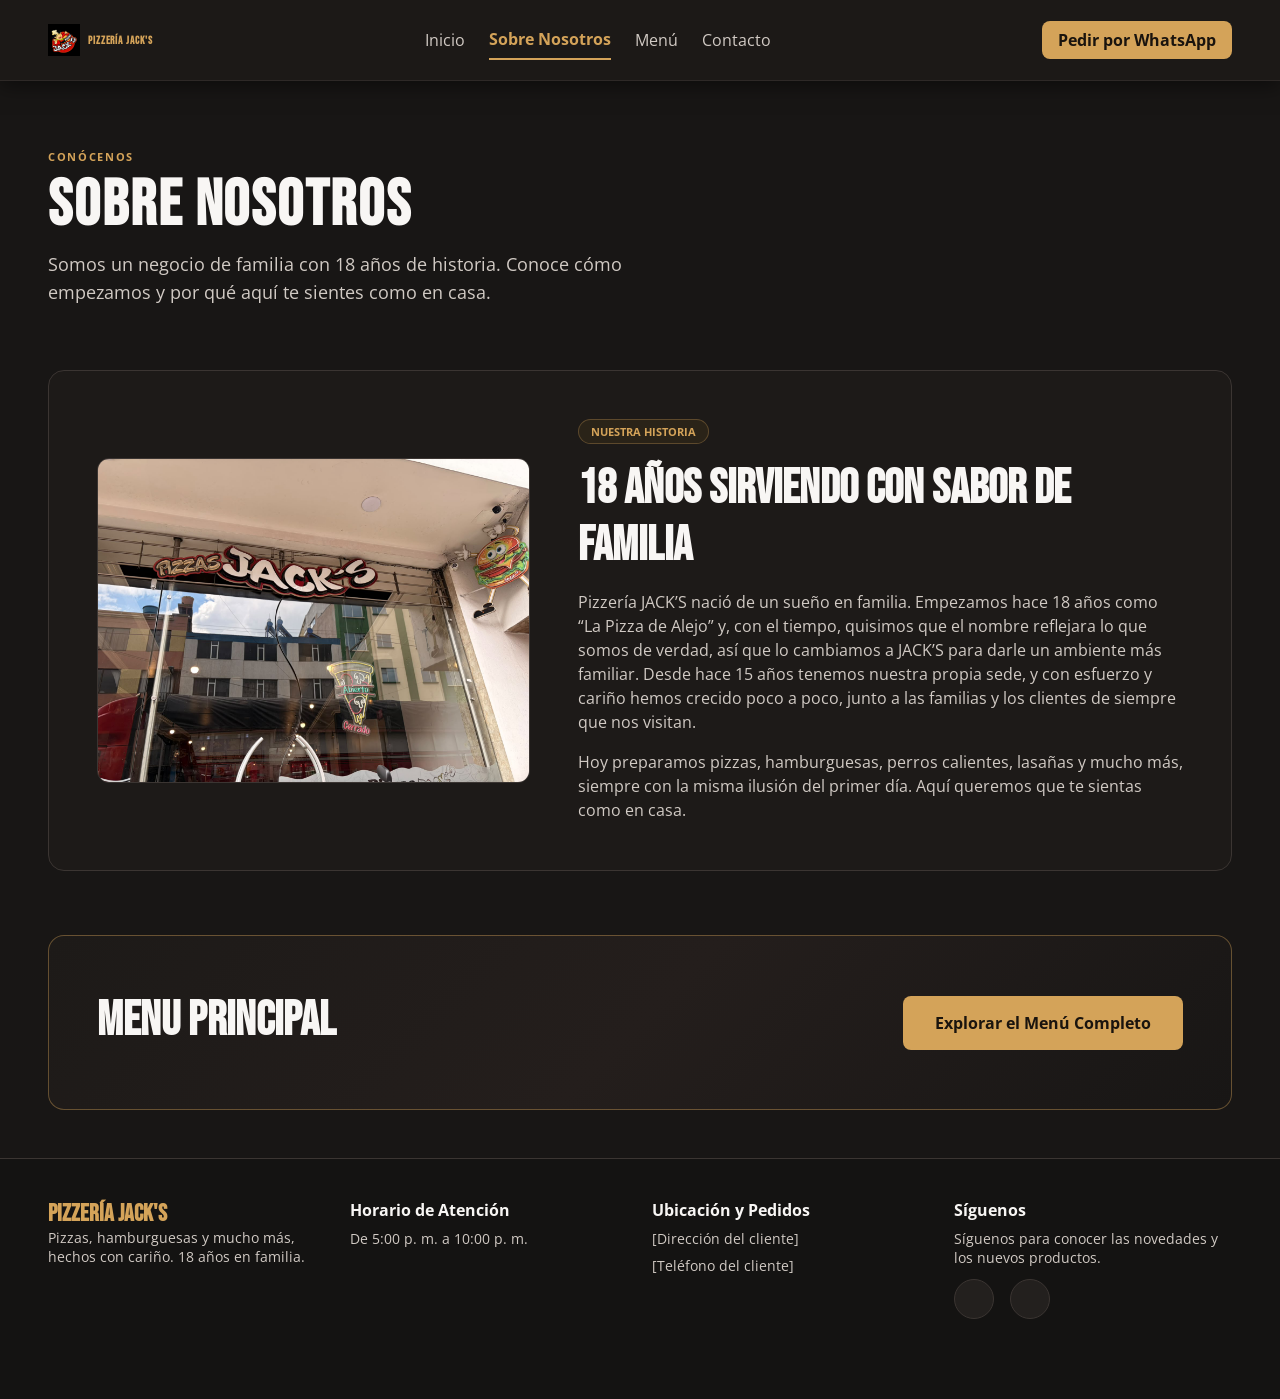
<file: sobre-nosotros.html>
<!DOCTYPE html>
<html lang="es">

<head>
    <meta charset="utf-8">
    <meta name="viewport" content="width=device-width, initial-scale=1.0">

    <title>Sobre Nosotros | Pizzería JACK'S</title>

    <link rel="preconnect" href="https://fonts.googleapis.com">
    <link rel="preconnect" href="https://fonts.gstatic.com" crossorigin>
    <link
        href="https://fonts.googleapis.com/css2?family=Bebas+Neue&family=Open+Sans:wght@300..800&display=swap"
        rel="stylesheet"
    >

    <link rel="stylesheet" href="css/styles.css">
</head>

<body>

    <!-- Encabezado y navegación -->
    <header class="header">
        <div class="header-contenido">

            <div class="logo-contenedor">
                <img
                    src="assets/logo/logo-jacks.jpeg"
                    alt="Pizzería JACK'S Logo"
                    class="logo"
                >

                <div class="nombre-pizzeria">
                    <span>Pizzería JACK'S</span>
                </div>
            </div>

            <button
                class="boton-menu-movil"
                type="button"
                aria-label="Abrir menú de navegación"
                aria-expanded="false"
                aria-controls="menu-principal"
            >
                <span></span>
                <span></span>
                <span></span>
            </button>

            <nav
                class="navegacion"
                id="menu-principal"
                aria-label="Navegación principal"
            >
                <a href="index.html">Inicio</a>
                <a href="sobre-nosotros.html" class="activo">Sobre Nosotros</a>
                <a href="menu.html">Menú</a>
                <a href="contacto.html">Contacto</a>
            </nav>

            <div class="acciones">
                <a
                    class="boton-whatsapp"
                    href="https://api.whatsapp.com/send?phone=573000000000"
                    target="_blank"
                    rel="noopener noreferrer"
                >
                    <span class="texto-boton-whatsapp">
                        Pedir por WhatsApp
                    </span>
                </a>
            </div>

        </div>
    </header>


    <main>

        <!-- Presentación de la página -->
        <section class="page-hero">
            <span class="mini-titulo">Conócenos</span>
            <h1>Sobre Nosotros</h1>
            <p>Somos un negocio de familia con 18 años de historia. Conoce cómo empezamos y por qué aquí te sientes como en casa.</p>
        </section>

        <!-- Historia de la pizzería -->
        <section class="nosotros-historia">
            <div class="nosotros-grid">

                <div class="nosotros-imagen">
                    <img src="assets/Fotos/Local afuera.jpeg        " alt="Nuestra historia">
                </div>

                <div class="nosotros-texto">
                    <span class="etiqueta">Nuestra historia</span>
                    <h2>18 años sirviendo con sabor de familia</h2>
                    <p>Pizzería JACK’S nació de un sueño en familia. Empezamos hace 18 años como “La Pizza de Alejo” y, con el tiempo, quisimos que el nombre reflejara lo que somos de verdad, así que lo cambiamos a JACK’S para darle un ambiente más familiar. Desde hace 15 años tenemos nuestra propia sede, y con esfuerzo y cariño hemos crecido poco a poco, junto a las familias y los clientes de siempre que nos visitan.</p>
                    <p>Hoy preparamos pizzas, hamburguesas, perros calientes, lasañas y mucho más, siempre con la misma ilusión del primer día. Aquí queremos que te sientas como en casa.</p>
                </div>

            </div>
        </section>


        <!-- Acceso al menú -->
        <section class="menu-final">

            <div>
                <h2>Menu Principal</h2>
            </div>

            <a href="menu.html">Explorar el Menú Completo</a>

        </section>

    </main>

    <!-- Pie de página -->
    <footer>
        <div class="footer-grid">

            <div>
                <h3>Pizzería JACK'S</h3>
                <p>Pizzas, hamburguesas y mucho más, hechos con cariño. 18 años en familia.</p>
            </div>

            <div>
                <h4>Horario de Atención</h4>
                <p>De 5:00 p. m. a 10:00 p. m.</p>
            </div>

            <div>
                <h4>Ubicación y Pedidos</h4>
                <p>[Dirección del cliente]</p>
                <p>[Teléfono del cliente]</p>
            </div>

            <div>
                <h4>Síguenos</h4>
                <p>Síguenos para conocer las novedades y los nuevos productos.</p>

                <div class="redes">
                    <a href="#"></a>
                    <a href="#"></a>
                </div>
            </div>

        </div>
    </footer>

    <script src="js/menu-movil.js"></script>

</body>
</html>
</file>
<file: css/styles.css>
* {
    box-sizing: border-box;
    margin: 0;
    padding: 0;
}

body {
    font-family: 'Open Sans', sans-serif;
    background-color: #181615;
    color: #F8F6F4;
    min-height: 100vh;
    display: flex;
    flex-direction: column;
}

a {
    text-decoration: none;
    color: inherit;
}

img {
    max-width: 100%;
    display: block;
}

/* HEADER */

.header {
    position: fixed;
    top: 0;
    left: 0;
    right: 0;
    z-index: 50;
    background-color: rgba(29, 26, 24, 0.95);
    backdrop-filter: blur(12px);
    border-bottom: 1px solid rgba(59, 53, 50, 0.6);
    box-shadow: 0 4px 20px rgba(0, 0, 0, 0.5);
}

.header-contenido {
    height: 80px;
    max-width: 1280px;
    margin: auto;
    padding: 0 48px;
    display: flex;
    align-items: center;
    justify-content: space-between;
    gap: 16px;
}

.logo-contenedor {
    display: flex;
    align-items: center;
    gap: 8px;
}

.logo {
    height: 32px;
    width: auto;
    object-fit: contain;
}

.nombre-pizzeria {
    display: flex;
    flex-direction: column;
}

.nombre-pizzeria span:first-child {
    font-family: 'Bebas Neue', sans-serif;
    font-size: 24px;
    text-transform: uppercase;
}

.nombre-pizzeria span:last-child {
    color: #D4A359;
    font-size: 11px;
    letter-spacing: 0.08em;
    text-transform: uppercase;
    font-weight: bold;
}

.navegacion {
    display: flex;
    align-items: center;
    gap: 24px;
}

.navegacion a {
    color: #D1CAC4;
    padding: 8px 0;
    transition: 0.3s;
}

.navegacion a:hover,
.navegacion .activo {
    color: #D4A359;
}

.navegacion .activo {
    font-weight: bold;
    border-bottom: 2px solid #D4A359;
}

.acciones {
    display: flex;
    align-items: center;
    gap: 16px;
}

.boton-whatsapp {
    background-color: #D4A359;
    color: #1A140E;
    padding: 8px 16px;
    border-radius: 8px;
    font-weight: bold;
    display: flex;
    align-items: center;
    gap: 4px;
}

.usuario {
    width: 32px;
    height: 32px;
    border-radius: 50%;
    background-color: #C41E3A;
    display: flex;
    align-items: center;
    justify-content: center;
}

/* CONTENIDO PRINCIPAL */

main {
    width: 100%;
    padding-top: 80px;
    flex-grow: 1;
    max-width: 1280px;
    margin: auto;
    padding-left: 48px;
    padding-right: 48px;
}

/* HERO */

.hero {
    position: relative;
    padding: 80px 0;
    overflow: hidden;
}

.hero-grid {
    display: grid;
    grid-template-columns: 7fr 5fr;
    gap: 48px;
    align-items: center;
}

.decoracion {
    position: absolute;
    border-radius: 50%;
    filter: blur(60px);
    pointer-events: none;
}

.decoracion-derecha {
    width: 384px;
    height: 384px;
    right: -128px;
    top: -96px;
    background-color: rgba(196, 30, 58, 0.15);
}

.decoracion-izquierda {
    width: 320px;
    height: 320px;
    left: 25%;
    bottom: 0;
    background-color: rgba(212, 163, 89, 0.10);
}

.hero-texto {
    display: flex;
    flex-direction: column;
    z-index: 10;
}

.etiquetas {
    display: flex;
    flex-wrap: wrap;
    gap: 8px;
    margin-bottom: 16px;
}

.etiquetas span {
    padding: 4px 12px;
    border-radius: 999px;
    background-color: #2E2A27;
    border: 1px solid #3B3532;
    font-size: 12px;
}

.hero h1 {
    font-family: 'Bebas Neue', sans-serif;
    font-size: 76px;
    line-height: 76px;
    letter-spacing: 0.03em;
    text-transform: uppercase;
    margin-bottom: 16px;
}

.hero h1 span {
    color: #C41E3A;
}

.hero-texto > p {
    color: #D1CAC4;
    font-size: 18px;
    line-height: 28px;
    margin-bottom: 16px;
    max-width: 672px;
}

.hero-texto strong {
    color: #F8F6F4;
}

.botones {
    display: flex;
    flex-wrap: wrap;
    align-items: center;
    gap: 16px;
    margin: 8px 0 32px;
}

.boton-menu,
.boton-pedir {
    display: flex;
    align-items: center;
    justify-content: center;
    gap: 8px;
    padding: 14px 28px;
    border-radius: 8px;
    font-weight: bold;
}

.boton-menu {
    background-color: #D4A359;
    color: #1A140E;
}

.boton-pedir {
    background-color: #C41E3A;
    color: white;
}

.estadisticas {
    display: grid;
    grid-template-columns: repeat(3, 1fr);
    gap: 16px;
    padding: 16px;
    max-width: 576px;
    background-color: #23201E;
    border: 1px solid #3B3532;
    border-radius: 12px;
}

.estadisticas div {
    display: flex;
    flex-direction: column;
}

.estadisticas span {
    font-family: 'Bebas Neue', sans-serif;
    font-size: 32px;
    color: #D4A359;
}

.estadisticas div:nth-child(2) span {
    color: #F8F6F4;
}

.estadisticas div:nth-child(3) span {
    color: #C41E3A;
}

.estadisticas p {
    color: #D1CAC4;
    font-size: 11px;
    text-transform: uppercase;
}

/* PIZZA */

.pizza-destacada {
    position: relative;
}

.pizza-card {
    background-color: #23201E;
    border: 1px solid #3B3532;
    border-radius: 16px;
    padding: 12px;
    box-shadow: 0 20px 40px rgba(0, 0, 0, 0.4);
    overflow: hidden;
}

.pizza-imagen {
    position: relative;
    width: 100%;
    aspect-ratio: 4 / 3;
    border-radius: 12px;
    overflow: hidden;
}

.pizza-imagen img {
    width: 100%;
    height: 100%;
    object-fit: cover;
}

.estrella,
.precio {
    position: absolute;
}

.estrella {
    top: 12px;
    left: 12px;
    background-color: rgba(29, 26, 24, 0.9);
    border: 1px solid #3B3532;
    padding: 6px 12px;
    border-radius: 999px;
    font-size: 11px;
    text-transform: uppercase;
    font-weight: bold;
}

.precio {
    bottom: 12px;
    right: 12px;
    background-color: #C41E3A;
    padding: 4px 14px;
    border-radius: 8px;
    font-family: 'Bebas Neue', sans-serif;
    font-size: 24px;
}

.pizza-info {
    padding: 16px;
    display: flex;
    align-items: center;
    justify-content: space-between;
}

.pizza-info h2 {
    font-family: 'Bebas Neue', sans-serif;
    font-size: 24px;
    text-transform: uppercase;
}

.pizza-info p {
    color: #D1CAC4;
    font-size: 14px;
}

.flecha {
    width: 44px;
    height: 44px;
    border-radius: 50%;
    background-color: #2E2A27;
    display: flex;
    align-items: center;
    justify-content: center;
    font-size: 24px;
}

.recien-horneada {
    position: absolute;
    bottom: -20px;
    left: -24px;
    background-color: #23201E;
    border: 1px solid #3B3532;
    padding: 14px;
    border-radius: 12px;
    display: flex;
    align-items: center;
    gap: 12px;
}

.recien-horneada strong {
    font-size: 12px;
    text-transform: uppercase;
}

.recien-horneada p {
    color: #D1CAC4;
    font-size: 12px;
}

/* Combos */

.Combos {
    width: 100%;
    padding: 64px 0;
}

.titulo-seccion {
    display: flex;
    justify-content: space-between;
    align-items: flex-end;
    margin-bottom: 40px;
    gap: 16px;
}

.mini-titulo {
    color: #D4A359;
    font-size: 11px;
    text-transform: uppercase;
    font-weight: bold;
    letter-spacing: 0.15em;
}

.titulo-seccion h2,
.esencia h2,
.menu-final h2 {
    font-family: 'Bebas Neue', sans-serif;
    font-size: 48px;
    text-transform: uppercase;
}

.titulo-seccion p {
    color: #D1CAC4;
    max-width: 576px;
    margin-top: 8px;
}

.titulo-seccion > a {
    color: #D4A359;
    font-weight: bold;
}

.Combos-grid {
    display: grid;
    grid-template-columns: repeat(3, 1fr);
    gap: 32px;
}

.combo-card {
    background-color: #23201E;
    border: 1px solid #3B3532;
    border-radius: 12px;
    overflow: hidden;
}

.combo-imagen {
    position: relative;
    width: 100%;
    aspect-ratio: 16 / 10;
    overflow: hidden;
}

.combo-imagen img {
    width: 100%;
    height: 100%;
    object-fit: cover;
}

.combo-imagen span,
.combo-imagen small {
    position: absolute;
    padding: 5px 10px;
    border-radius: 6px;
    font-size: 11px;
}

.combo-imagen span {
    top: 12px;
    left: 12px;
    background-color: #C41E3A;
    font-weight: bold;
}

.combo-imagen small {
    bottom: 12px;
    right: 12px;
    background-color: rgba(29, 26, 24, 0.9);
}

.combo-contenido {
    padding: 24px;
}

.combo-contenido > span {
    color: #D4A359;
    font-size: 11px;
    text-transform: uppercase;
    font-weight: bold;
}

.combo-contenido h3 {
    font-family: 'Bebas Neue', sans-serif;
    font-size: 32px;
    text-transform: uppercase;
    margin: 8px 0;
}

.combo-contenido > p {
    color: #D1CAC4;
    font-size: 14px;
    line-height: 20px;
    margin-bottom: 16px;
}

.combo-precio {
    margin: 0 -24px -24px;
    padding: 24px;
    background-color: #1D1A18;
    border-top: 1px solid #3B3532;
    display: flex;
    align-items: center;
    justify-content: space-between;
}

.combo-precio div {
    display: flex;
    flex-direction: column;
}

.combo-precio del {
    color: #A8A099;
    font-size: 14px;
}

.combo-precio strong {
    color: #D4A359;
    font-family: 'Bebas Neue', sans-serif;
    font-size: 32px;
}

.combo-precio a {
    background-color: #D4A359;
    color: #1A140E;
    padding: 10px 16px;
    border-radius: 8px;
    font-weight: bold;
}

/* ESENCIA */

.esencia {
    width: 100%;
    padding: 64px 0;
}

.esencia-contenido {
    background-color: #1D1A18;
    border: 1px solid #3B3532;
    border-radius: 16px;
    padding: 48px;
    display: grid;
    grid-template-columns: 7fr 5fr;
    gap: 48px;
    align-items: center;
}

.historia {
    display: flex;
    flex-direction: column;
    gap: 24px;
}

.etiqueta {
    width: fit-content;
    padding: 4px 12px;
    border-radius: 999px;
    background-color: #2A2318;
    border: 1px solid rgba(212, 163, 89, 0.3);
    color: #D4A359;
    font-size: 11px;
    font-weight: bold;
    text-transform: uppercase;
}

.historia > p {
    color: #D1CAC4;
    line-height: 24px;
}

.pilares {
    display: grid;
    grid-template-columns: repeat(3, 1fr);
    gap: 16px;
}

.pilares > div {
    background-color: #23201E;
    border: 1px solid #3B3532;
    padding: 16px;
    border-radius: 12px;
}

.pilares span {
    font-size: 24px;
}

.pilares h4 {
    margin: 8px 0 4px;
}

.pilares p {
    color: #D1CAC4;
    font-size: 14px;
}

.visual {
    display: flex;
    flex-direction: column;
    gap: 16px;
}

.visual-imagen {
    position: relative;
    width: 100%;
    aspect-ratio: 4 / 3;
    border-radius: 12px;
    overflow: hidden;
}

.visual-imagen img {
    width: 100%;
    height: 100%;
    object-fit: cover;
}

.visual-imagen p {
    position: absolute;
    bottom: 0;
    left: 0;
    width: 100%;
    padding: 24px;
    font-family: 'Bebas Neue', sans-serif;
    font-size: 24px;
    text-transform: uppercase;
    background: linear-gradient(transparent, rgba(0, 0, 0, 0.8));
}

.horario {
    background-color: #23201E;
    border: 1px solid #3B3532;
    padding: 20px;
    border-radius: 12px;
    display: flex;
    align-items: center;
    gap: 16px;
}

.horario > span {
    width: 48px;
    height: 48px;
    border-radius: 50%;
    background-color: #C41E3A;
    display: flex;
    align-items: center;
    justify-content: center;
}

.horario p {
    color: #D1CAC4;
    font-size: 14px;
}

/* MENU FINAL */

.menu-final {
    width: 100%;
    margin: 16px 0 48px;
    padding: 48px;
    border: 1px solid rgba(212, 163, 89, 0.4);
    border-radius: 16px;
    background: linear-gradient(
        135deg,
        #1D1A18,
        #241E1C,
        #181615
    );
    display: flex;
    align-items: center;
    justify-content: space-between;
    gap: 32px;
}

.menu-final > div {
    max-width: 672px;
}

.menu-final span {
    color: #D4A359;
    font-size: 11px;
    font-weight: bold;
    text-transform: uppercase;
}

.menu-final h2 {
    color: #F8F6F4;
    margin: 8px 0 12px;
}

.menu-final p {
    color: #D1CAC4;
}

.menu-final > a {
    background-color: #D4A359;
    color: #1A140E;
    padding: 16px 32px;
    border-radius: 8px;
    font-weight: bold;
    white-space: nowrap;
}

/* FOOTER */

footer {
    width: 100%;
    background-color: #141312;
    border-top: 1px solid #3B3532;
    padding: 40px 48px;
}

.footer-grid {
    max-width: 1280px;
    margin: auto;
    display: grid;
    grid-template-columns: repeat(4, 1fr);
    gap: 24px;
    margin-bottom: 40px;
}

.footer-grid h3 {
    font-family: 'Bebas Neue', sans-serif;
    color: #D4A359;
    font-size: 24px;
}

.footer-grid h4 {
    margin-bottom: 8px;
}

.footer-grid p {
    color: #D1CAC4;
    font-size: 14px;
    margin-bottom: 8px;
}

.footer-grid strong {
    color: #D4A359;
}

.redes {
    display: flex;
    gap: 16px;
    margin-top: 12px;
}

.redes a {
    color: #D1CAC4;
    font-weight: 700;
    font-size: 14px;
    text-decoration: none;
    width: 40px;
    height: 40px;
    border-radius: 50%;
    background-color: #23201E;
    border: 1px solid #3B3532;
    display: flex;
    align-items: center;
    justify-content: center;
}

.copyright {
    max-width: 1280px;
    margin: auto;
    padding: 12px 16px;
    text-align: center;
    color: #D1CAC4;
    background-color: #1D1A18;
    border: 1px solid #3B3532;
    border-radius: 8px;
    font-size: 14px;
}

/* RESPONSIVE */

@media (max-width: 900px) {

    .navegacion {
        display: none;
    }

    .hero-grid,
    .esencia-contenido {
        grid-template-columns: 1fr;
    }

    .Combos-grid {
        grid-template-columns: 1fr 1fr;
    }

    .footer-grid {
        grid-template-columns: 1fr 1fr;
    }

    .hero h1 {
        font-size: 56px;
        line-height: 58px;
    }
}

@media (max-width: 600px) {

    .header-contenido,
    main,
    footer {
        padding-left: 20px;
        padding-right: 20px;
    }

    .boton-whatsapp span:last-child {
        display: none;
    }

    .hero {
        padding: 40px 0;
    }

    .hero h1 {
        font-size: 42px;
        line-height: 44px;
    }

    .estadisticas,
    .pilares,
    .Combos-grid,
    .footer-grid {
        grid-template-columns: 1fr;
    }

    .titulo-seccion,
    .menu-final {
        flex-direction: column;
        align-items: flex-start;
    }

    .titulo-seccion h2,
    .esencia h2,
    .menu-final h2 {
        font-size: 36px;
    }

    .esencia-contenido,
    .menu-final {
        padding: 24px;
    }

    .recien-horneada {
        left: 10px;
    }
}





/* ===== PÁGINAS INTERNAS ===== */

html {
    scroll-behavior: smooth;
}

.page-hero {
    padding: 64px 0 32px;
}

.page-hero h1 {
    font-family: 'Bebas Neue', sans-serif;
    font-size: 64px;
    line-height: 64px;
    letter-spacing: 0.03em;
    text-transform: uppercase;
    margin: 8px 0 12px;
}

.page-hero p {
    color: #D1CAC4;
    font-size: 18px;
    line-height: 28px;
    max-width: 672px;
}

/* SOBRE NOSOTROS */

.nosotros-historia {
    padding: 32px 0 48px;
}

.nosotros-grid {
    display: grid;
    grid-template-columns: 5fr 7fr;
    gap: 48px;
    align-items: center;
    padding: 48px;
    background-color: #1D1A18;
    border: 1px solid #3B3532;
    border-radius: 16px;
}

.nosotros-imagen {
    width: 100%;
    aspect-ratio: 4 / 3;
    border-radius: 12px;
    overflow: hidden;
    border: 1px solid #3B3532;
    background-color: #2E2A27;
}

.nosotros-imagen img {
    width: 100%;
    height: 100%;
    object-fit: cover;
}

.nosotros-texto {
    display: flex;
    flex-direction: column;
    gap: 16px;
}

.nosotros-texto h2 {
    font-family: 'Bebas Neue', sans-serif;
    font-size: 48px;
    text-transform: uppercase;
}

.nosotros-texto p {
    color: #D1CAC4;
    line-height: 24px;
}

.mision-vision {
    display: grid;
    grid-template-columns: 1fr 1fr;
    gap: 32px;
    padding-bottom: 48px;
}

.mv-card {
    background-color: #23201E;
    border: 1px solid #3B3532;
    border-radius: 12px;
    padding: 32px;
}

.mv-card h3 {
    font-family: 'Bebas Neue', sans-serif;
    font-size: 32px;
    text-transform: uppercase;
    margin: 8px 0;
}

.mv-card p {
    color: #D1CAC4;
    line-height: 24px;
}

.valores {
    padding-bottom: 48px;
}

/* MENÚ */

.menu-categorias {
    position: sticky;
    top: 80px;
    z-index: 40;
    display: flex;
    gap: 12px;
    padding: 12px 0;
    overflow-x: auto;
    background-color: rgba(24, 22, 21, 0.95);
    backdrop-filter: blur(12px);
    border-bottom: 1px solid #3B3532;
}

.menu-categorias a {
    padding: 8px 18px;
    border-radius: 999px;
    background-color: #2E2A27;
    border: 1px solid #3B3532;
    color: #D1CAC4;
    font-size: 14px;
    font-weight: bold;
    white-space: nowrap;
    transition: 0.3s;
}

.menu-categorias a:hover {
    background-color: #D4A359;
    border-color: #D4A359;
    color: #1A140E;
}

.categoria {
    padding: 48px 0 16px;
    scroll-margin-top: 140px;
}

.categoria-titulo {
    font-family: 'Bebas Neue', sans-serif;
    font-size: 40px;
    font-weight: 400;
    text-transform: uppercase;
    letter-spacing: 0.03em;
    padding-left: 16px;
    border-left: 4px solid #C41E3A;
    margin-bottom: 24px;
}

.productos-grid {
    display: grid;
    grid-template-columns: repeat(3, 1fr);
    gap: 24px;
}

.producto-card {
    background-color: #23201E;
    border: 1px solid #3B3532;
    border-radius: 12px;
    overflow: hidden;
    transition: 0.3s;
}

.producto-card:hover {
    border-color: rgba(212, 163, 89, 0.5);
}

.producto-imagen {
    width: 100%;
    aspect-ratio: 16 / 10;
    overflow: hidden;
    background-color: #2E2A27;
}

.producto-imagen img {
    width: 100%;
    height: 100%;
    object-fit: cover;
}

.producto-contenido {
    padding: 20px;
}

.producto-contenido h3 {
    font-family: 'Bebas Neue', sans-serif;
    font-size: 28px;
    font-weight: 400;
    text-transform: uppercase;
}

.producto-contenido p {
    color: #D1CAC4;
    font-size: 14px;
    line-height: 20px;
    margin: 4px 0 12px;
}

.producto-precio {
    color: #D4A359;
    font-family: 'Bebas Neue', sans-serif;
    font-size: 28px;
}

/* CONTACTO */

.contacto-grid {
    display: grid;
    grid-template-columns: 5fr 7fr;
    gap: 32px;
    padding: 32px 0 48px;
}

.contacto-info {
    display: flex;
    flex-direction: column;
    gap: 16px;
}

.info-card {
    display: flex;
    align-items: center;
    gap: 16px;
    padding: 20px;
    background-color: #23201E;
    border: 1px solid #3B3532;
    border-radius: 12px;
}

.info-card > span {
    width: 48px;
    height: 48px;
    flex-shrink: 0;
    border-radius: 50%;
    background-color: #C41E3A;
    display: flex;
    align-items: center;
    justify-content: center;
}

.info-card p {
    color: #D1CAC4;
    font-size: 14px;
}

.contacto-form {
    display: flex;
    flex-direction: column;
    gap: 16px;
    padding: 32px;
    background-color: #1D1A18;
    border: 1px solid #3B3532;
    border-radius: 16px;
}

.contacto-form h2 {
    font-family: 'Bebas Neue', sans-serif;
    font-size: 36px;
    font-weight: 400;
    text-transform: uppercase;
}

.campo {
    display: flex;
    flex-direction: column;
    gap: 6px;
}

.campo label {
    font-size: 14px;
    font-weight: 600;
    color: #D1CAC4;
}

.campo input,
.campo textarea {
    width: 100%;
    padding: 12px 14px;
    background-color: #23201E;
    border: 1px solid #3B3532;
    border-radius: 8px;
    color: #F8F6F4;
    font-family: inherit;
    font-size: 16px;
}

.campo input:focus,
.campo textarea:focus {
    outline: none;
    border-color: #D4A359;
}

.campo textarea {
    min-height: 140px;
    resize: vertical;
}

.contacto-form button {
    align-self: flex-start;
    padding: 14px 28px;
    background-color: #D4A359;
    color: #1A140E;
    border: none;
    border-radius: 8px;
    font-family: inherit;
    font-size: 16px;
    font-weight: bold;
    cursor: pointer;
    transition: 0.3s;
}

.contacto-form button:hover {
    background-color: #C39248;
}

.mapa {
    width: 100%;
    aspect-ratio: 16 / 6;
    margin-bottom: 48px;
    display: flex;
    align-items: center;
    justify-content: center;
    background-color: #23201E;
    border: 1px solid #3B3532;
    border-radius: 16px;
    overflow: hidden;
    color: #D1CAC4;
}

.mapa iframe {
    width: 100%;
    height: 100%;
    border: 0;
}

.contacto-embed iframe {
    width: 100%;
    min-height: 700px;
    border: 0;
    border-radius: 8px;
    background-color: #ffffff;
}


/* ===== MENU DE NAVEGACION MOVIL ===== */

.header-contenido {
    position: relative;
}

/* Botón hamburguesa */

.boton-menu-movil {
    display: none;
    width: 42px;
    height: 42px;
    border: 1px solid #3B3532;
    border-radius: 8px;
    background-color: #23201E;
    cursor: pointer;
    align-items: center;
    justify-content: center;
    flex-direction: column;
    gap: 5px;
}

.boton-menu-movil span {
    display: block;
    width: 21px;
    height: 2px;
    background-color: #D4A359;
    border-radius: 2px;
    transition: 0.3s;
}

/* Pantallas pequeñas y tablets */

@media (max-width: 900px) {

    .boton-menu-movil {
        display: flex;
    }

    .navegacion.abierta {
        display: flex;
        position: absolute;
        top: 80px;
        left: 0;
        right: 0;
        flex-direction: column;
        align-items: stretch;
        gap: 0;
        padding: 12px 24px;
        background-color: rgba(29, 26, 24, 0.98);
        border-bottom: 1px solid #3B3532;
        box-shadow: 0 8px 20px rgba(0, 0, 0, 0.5);
    }

    .navegacion.abierta a {
        padding: 14px 8px;
        border-bottom: 1px solid #3B3532;
    }

    .navegacion.abierta a:last-child {
        border-bottom: none;
    }
}

/* Ajustes para celulares */

@media (max-width: 600px) {

    .header-contenido {
        gap: 8px;
    }

    .logo {
        height: 28px;
    }

    .nombre-pizzeria span:first-child {
        font-size: 20px;
    }

    .boton-whatsapp {
        padding: 8px 10px;
    }

    .texto-boton-whatsapp {
        font-size: 0;
    }

    .texto-boton-whatsapp::after {
        content: "WhatsApp";
        font-size: 12px;
    }
}
</file>
<file: Admin/admin.css>
* {
    margin: 0;
    padding: 0;
    box-sizing: border-box;
}

body {
    font-family: Arial, sans-serif;
    background: #f7f3ef;
    color: #292321;
}

.contenedor {
    width: 90%;
    max-width: 1100px;
    margin: 40px auto;
}

.encabezado {
    margin-bottom: 25px;
}

.etiqueta {
    color: #8b273e;
    font-size: 13px;
    font-weight: bold;
    letter-spacing: 2px;
    margin-bottom: 10px;
}

h1 {
    font-size: 32px;
    margin-bottom: 8px;
}

.descripcion {
    color: #777;
}

.aviso {
    background: #f0e5df;
    border-left: 4px solid #8b273e;
    padding: 18px;
    margin-bottom: 25px;
    border-radius: 5px;
}

.aviso p {
    margin-top: 6px;
    color: #655b56;
    line-height: 1.5;
}

.tarjeta {
    background: white;
    border: 1px solid #e6ded9;
    border-radius: 10px;
    padding: 25px;
    margin-bottom: 25px;
}

.titulo-tarjeta {
    display: flex;
    justify-content: space-between;
    align-items: center;
    gap: 15px;
    margin-bottom: 18px;
}

h2 {
    font-size: 21px;
    margin-bottom: 5px;
}

.titulo-tarjeta p {
    color: #888;
    font-size: 13px;
}

textarea {
    width: 100%;
    min-height: 320px;
    resize: vertical;
    padding: 15px;
    border: 1px solid #d9d0ca;
    border-radius: 6px;
    background: #fbfaf9;
    color: #292321;
    font-family: Consolas, monospace;
    font-size: 14px;
    line-height: 1.6;
}

textarea:focus {
    outline: 2px solid #8b273e;
    border-color: transparent;
}

.acciones {
    display: flex;
    justify-content: space-between;
    align-items: center;
    gap: 15px;
    margin-top: 15px;
}

.acciones span {
    color: #666;
    font-size: 13px;
}

button {
    border: none;
    border-radius: 5px;
    padding: 12px 18px;
    background: #8b273e;
    color: white;
    font-weight: bold;
    cursor: pointer;
}

button:hover {
    background: #6f1e32;
}

button:disabled {
    opacity: 0.6;
    cursor: not-allowed;
}

.boton-secundario {
    background: #eee7e2;
    color: #443a36;
}

.boton-secundario:hover {
    background: #e1d6ce;
}

footer {
    text-align: center;
    color: #888;
    font-size: 13px;
    padding: 20px;
}

footer a {
    display: inline-block;
    margin-top: 8px;
    color: #8b273e;
    text-decoration: none;
}

@media (max-width: 600px) {
    .contenedor {
        width: 94%;
        margin: 20px auto;
    }

    .titulo-tarjeta,
    .acciones {
        align-items: stretch;
        flex-direction: column;
    }

    h1 {
        font-size: 26px;
    }

    textarea {
        min-height: 260px;
    }
}

.encabezado {
    display: flex;
    justify-content: space-between;
    align-items: center;
    gap: 20px;
}

@media (max-width: 600px) {
    .encabezado {
        align-items: flex-start;
        flex-direction: column;
    }
}


* {
    box-sizing: border-box;
    margin: 0;
    padding: 0;
}

body {
    min-height: 100vh;
    display: flex;
    justify-content: center;
    align-items: center;
    padding: 20px;
    background: #181615;
    color: #F8F6F4;
    font-family: 'Open Sans', sans-serif;
}

.login-contenedor {
    width: 100%;
    max-width: 420px;
    padding: 35px;
    background: #23201E;
    border: 1px solid #3B3532;
    border-radius: 14px;
}

.etiqueta {
    color: #D4A359;
    font-size: 12px;
    font-weight: bold;
    letter-spacing: 2px;
    margin-bottom: 12px;
}

h1 {
    font-size: 27px;
    margin-bottom: 10px;
}

.descripcion {
    color: #D1CAC4;
    line-height: 1.5;
    margin-bottom: 25px;
}

.campo {
    margin-bottom: 18px;
}

label {
    display: block;
    margin-bottom: 8px;
    font-size: 14px;
}

input {
    width: 100%;
    padding: 13px;
    background: #181615;
    border: 1px solid #3B3532;
    border-radius: 7px;
    color: white;
    font-size: 15px;
}

input:focus {
    outline: 2px solid #D4A359;
}

button {
    width: 100%;
    padding: 14px;
    margin-top: 8px;
    border: none;
    border-radius: 7px;
    background: #D4A359;
    color: #1A140E;
    font-size: 15px;
    font-weight: bold;
    cursor: pointer;
}

button:disabled {
    opacity: 0.6;
    cursor: not-allowed;
}

#mensaje {
    margin-top: 15px;
    color: #F0B5B5;
    font-size: 14px;
    line-height: 1.4;
}

.volver {
    display: block;
    margin-top: 22px;
    color: #D4A359;
    text-align: center;
    text-decoration: none;
    font-size: 14px;
}
</file>
